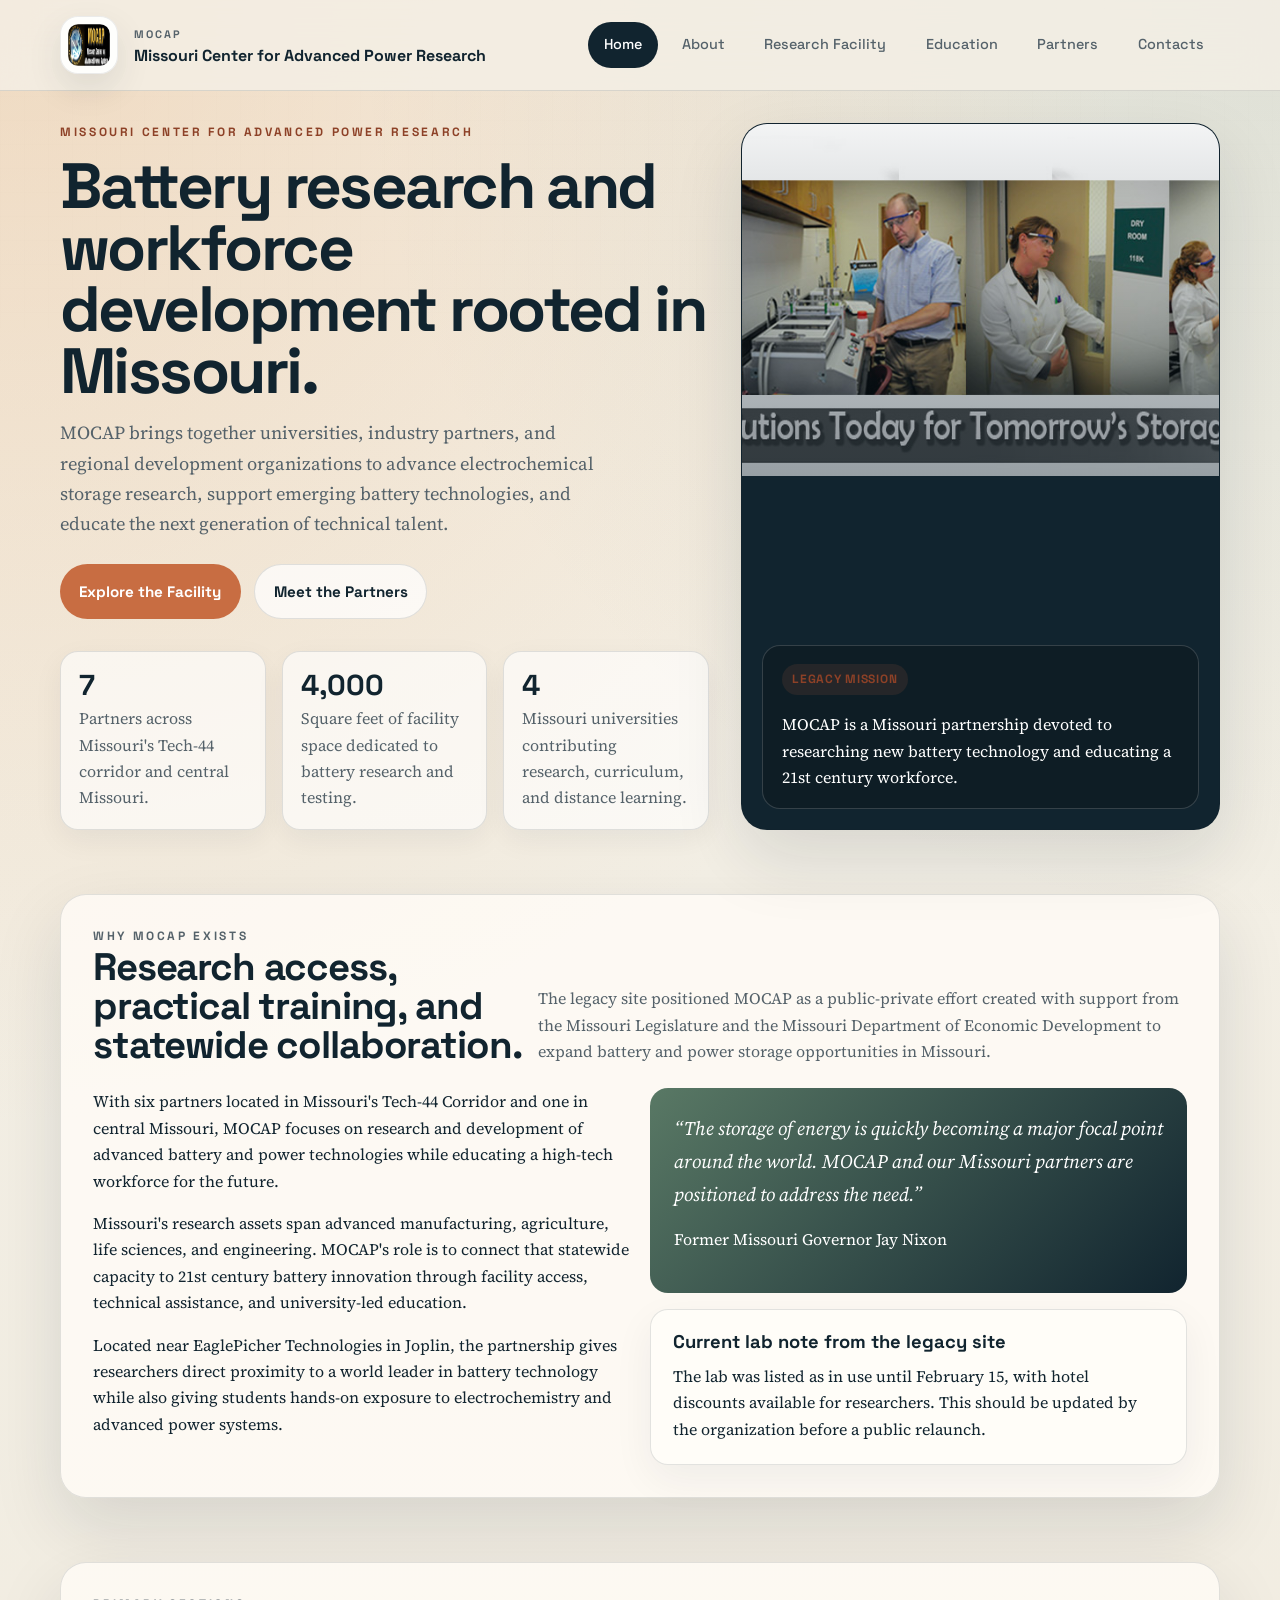
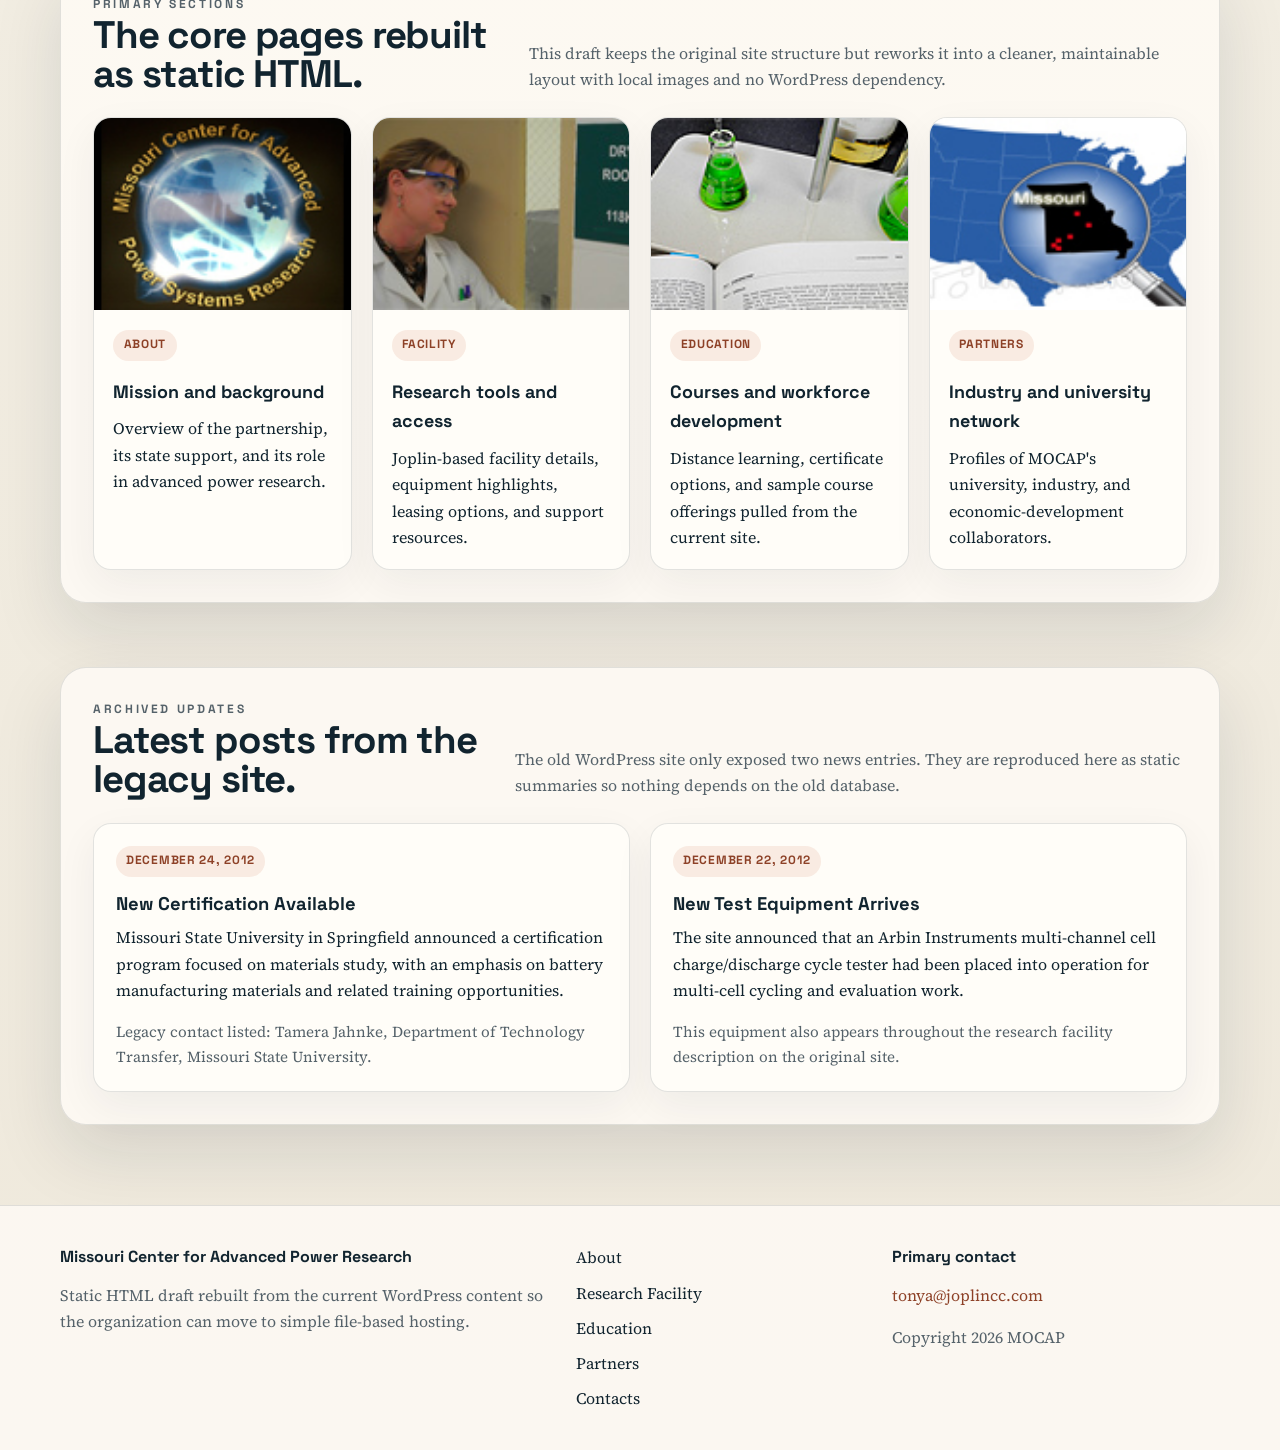
<file: archive/index.html>
<!doctype html>
<html lang="en">
<head>
  <meta charset="utf-8">
  <meta name="viewport" content="width=device-width, initial-scale=1">
  <title>Missouri Center for Advanced Power Research</title>
  <meta name="description" content="Static HTML draft of the Missouri Center for Advanced Power Research website.">
  <link rel="stylesheet" href="assets/css/main.css">
</head>
<body>
  <header class="site-header">
    <div class="container site-header-inner">
      <a class="brand" href="index.html">
        <img class="brand-mark" src="assets/img/mocap-globe.gif" alt="MOCAP globe logo">
        <span class="brand-copy">
          <span class="brand-kicker">MOCAP</span>
          <span class="brand-name">Missouri Center for Advanced Power Research</span>
        </span>
      </a>
      <button class="nav-toggle" type="button" aria-expanded="false" aria-label="Toggle navigation" data-nav-toggle>Menu</button>
      <nav class="site-nav" aria-label="Primary">
        <a href="index.html" aria-current="page">Home</a>
        <a href="about.html">About</a>
        <a href="research-facility.html">Research Facility</a>
        <a href="education.html">Education</a>
        <a href="partners.html">Partners</a>
        <a href="contacts.html">Contacts</a>
      </nav>
    </div>
  </header>

  <main>
    <div class="container">
      <section class="hero">
        <div>
          <p class="eyebrow">Missouri Center for Advanced Power Research</p>
          <h1 class="hero-title">Battery research and workforce development rooted in Missouri.</h1>
          <p class="lead">MOCAP brings together universities, industry partners, and regional development organizations to advance electrochemical storage research, support emerging battery technologies, and educate the next generation of technical talent.</p>
          <div class="button-row">
            <a class="button" href="research-facility.html">Explore the Facility</a>
            <a class="button secondary" href="partners.html">Meet the Partners</a>
          </div>
          <div class="stat-grid">
            <article class="stat">
              <strong>7</strong>
              <p>Partners across Missouri's Tech-44 corridor and central Missouri.</p>
            </article>
            <article class="stat">
              <strong>4,000</strong>
              <p>Square feet of facility space dedicated to battery research and testing.</p>
            </article>
            <article class="stat">
              <strong>4</strong>
              <p>Missouri universities contributing research, curriculum, and distance learning.</p>
            </article>
          </div>
        </div>
        <aside class="media-card">
          <img src="assets/img/collage.jpg" alt="Collage from the legacy MOCAP site">
          <div class="media-card-note">
            <p class="label">Legacy mission</p>
            <p>MOCAP is a Missouri partnership devoted to researching new battery technology and educating a 21st century workforce.</p>
          </div>
        </aside>
      </section>

      <section class="section-shell">
        <div class="section-head">
          <div>
            <p class="eyebrow">Why MOCAP exists</p>
            <h2>Research access, practical training, and statewide collaboration.</h2>
          </div>
          <p>The legacy site positioned MOCAP as a public-private effort created with support from the Missouri Legislature and the Missouri Department of Economic Development to expand battery and power storage opportunities in Missouri.</p>
        </div>
        <div class="grid-two">
          <div class="copy">
            <p>With six partners located in Missouri's Tech-44 Corridor and one in central Missouri, MOCAP focuses on research and development of advanced battery and power technologies while educating a high-tech workforce for the future.</p>
            <p>Missouri's research assets span advanced manufacturing, agriculture, life sciences, and engineering. MOCAP's role is to connect that statewide capacity to 21st century battery innovation through facility access, technical assistance, and university-led education.</p>
            <p>Located near EaglePicher Technologies in Joplin, the partnership gives researchers direct proximity to a world leader in battery technology while also giving students hands-on exposure to electrochemistry and advanced power systems.</p>
          </div>
          <div class="info-stack">
            <div class="callout">
              <p class="quote">“The storage of energy is quickly becoming a major focal point around the world. MOCAP and our Missouri partners are positioned to address the need.”</p>
              <p>Former Missouri Governor Jay Nixon</p>
            </div>
            <div class="info-card">
              <h3>Current lab note from the legacy site</h3>
              <p>The lab was listed as in use until February 15, with hotel discounts available for researchers. This should be updated by the organization before a public relaunch.</p>
            </div>
          </div>
        </div>
      </section>

      <section class="section-shell">
        <div class="section-head">
          <div>
            <p class="eyebrow">Primary sections</p>
            <h2>The core pages rebuilt as static HTML.</h2>
          </div>
          <p>This draft keeps the original site structure but reworks it into a cleaner, maintainable layout with local images and no WordPress dependency.</p>
        </div>
        <div class="grid-four">
          <a class="feature-card" href="about.html">
            <img src="assets/img/mocap-logo.jpg" alt="MOCAP logo graphic">
            <div class="feature-card-body">
              <p class="label">About</p>
              <h3>Mission and background</h3>
              <p>Overview of the partnership, its state support, and its role in advanced power research.</p>
            </div>
          </a>
          <a class="feature-card" href="research-facility.html">
            <img src="assets/img/dry-room.jpg" alt="Research facility dry room">
            <div class="feature-card-body">
              <p class="label">Facility</p>
              <h3>Research tools and access</h3>
              <p>Joplin-based facility details, equipment highlights, leasing options, and support resources.</p>
            </div>
          </a>
          <a class="feature-card" href="education.html">
            <img src="assets/img/education.jpg" alt="Education illustration from the legacy site">
            <div class="feature-card-body">
              <p class="label">Education</p>
              <h3>Courses and workforce development</h3>
              <p>Distance learning, certificate options, and sample course offerings pulled from the current site.</p>
            </div>
          </a>
          <a class="feature-card" href="partners.html">
            <img src="assets/img/missouri-map.jpg" alt="Missouri map from the legacy site">
            <div class="feature-card-body">
              <p class="label">Partners</p>
              <h3>Industry and university network</h3>
              <p>Profiles of MOCAP's university, industry, and economic-development collaborators.</p>
            </div>
          </a>
        </div>
      </section>

      <section class="section-shell">
        <div class="section-head">
          <div>
            <p class="eyebrow">Archived updates</p>
            <h2>Latest posts from the legacy site.</h2>
          </div>
          <p>The old WordPress site only exposed two news entries. They are reproduced here as static summaries so nothing depends on the old database.</p>
        </div>
        <div class="grid-two">
          <article class="news-card">
            <p class="pill">December 24, 2012</p>
            <h3>New Certification Available</h3>
            <p>Missouri State University in Springfield announced a certification program focused on materials study, with an emphasis on battery manufacturing materials and related training opportunities.</p>
            <p class="small-text">Legacy contact listed: Tamera Jahnke, Department of Technology Transfer, Missouri State University.</p>
          </article>
          <article class="news-card">
            <p class="pill">December 22, 2012</p>
            <h3>New Test Equipment Arrives</h3>
            <p>The site announced that an Arbin Instruments multi-channel cell charge/discharge cycle tester had been placed into operation for multi-cell cycling and evaluation work.</p>
            <p class="small-text">This equipment also appears throughout the research facility description on the original site.</p>
          </article>
        </div>
      </section>
    </div>
  </main>

  <footer class="site-footer">
    <div class="container site-footer-inner">
      <section>
        <h2>Missouri Center for Advanced Power Research</h2>
        <p>Static HTML draft rebuilt from the current WordPress content so the organization can move to simple file-based hosting.</p>
      </section>
      <nav class="footer-links" aria-label="Footer">
        <a href="about.html">About</a>
        <a href="research-facility.html">Research Facility</a>
        <a href="education.html">Education</a>
        <a href="partners.html">Partners</a>
        <a href="contacts.html">Contacts</a>
      </nav>
      <section>
        <h3>Primary contact</h3>
        <p><a class="text-link" href="mailto:tonya@joplincc.com">tonya@joplincc.com</a></p>
        <p>Copyright <span data-year></span> MOCAP</p>
      </section>
    </div>
  </footer>

  <script src="assets/js/main.js"></script>
</body>
</html>
</file>
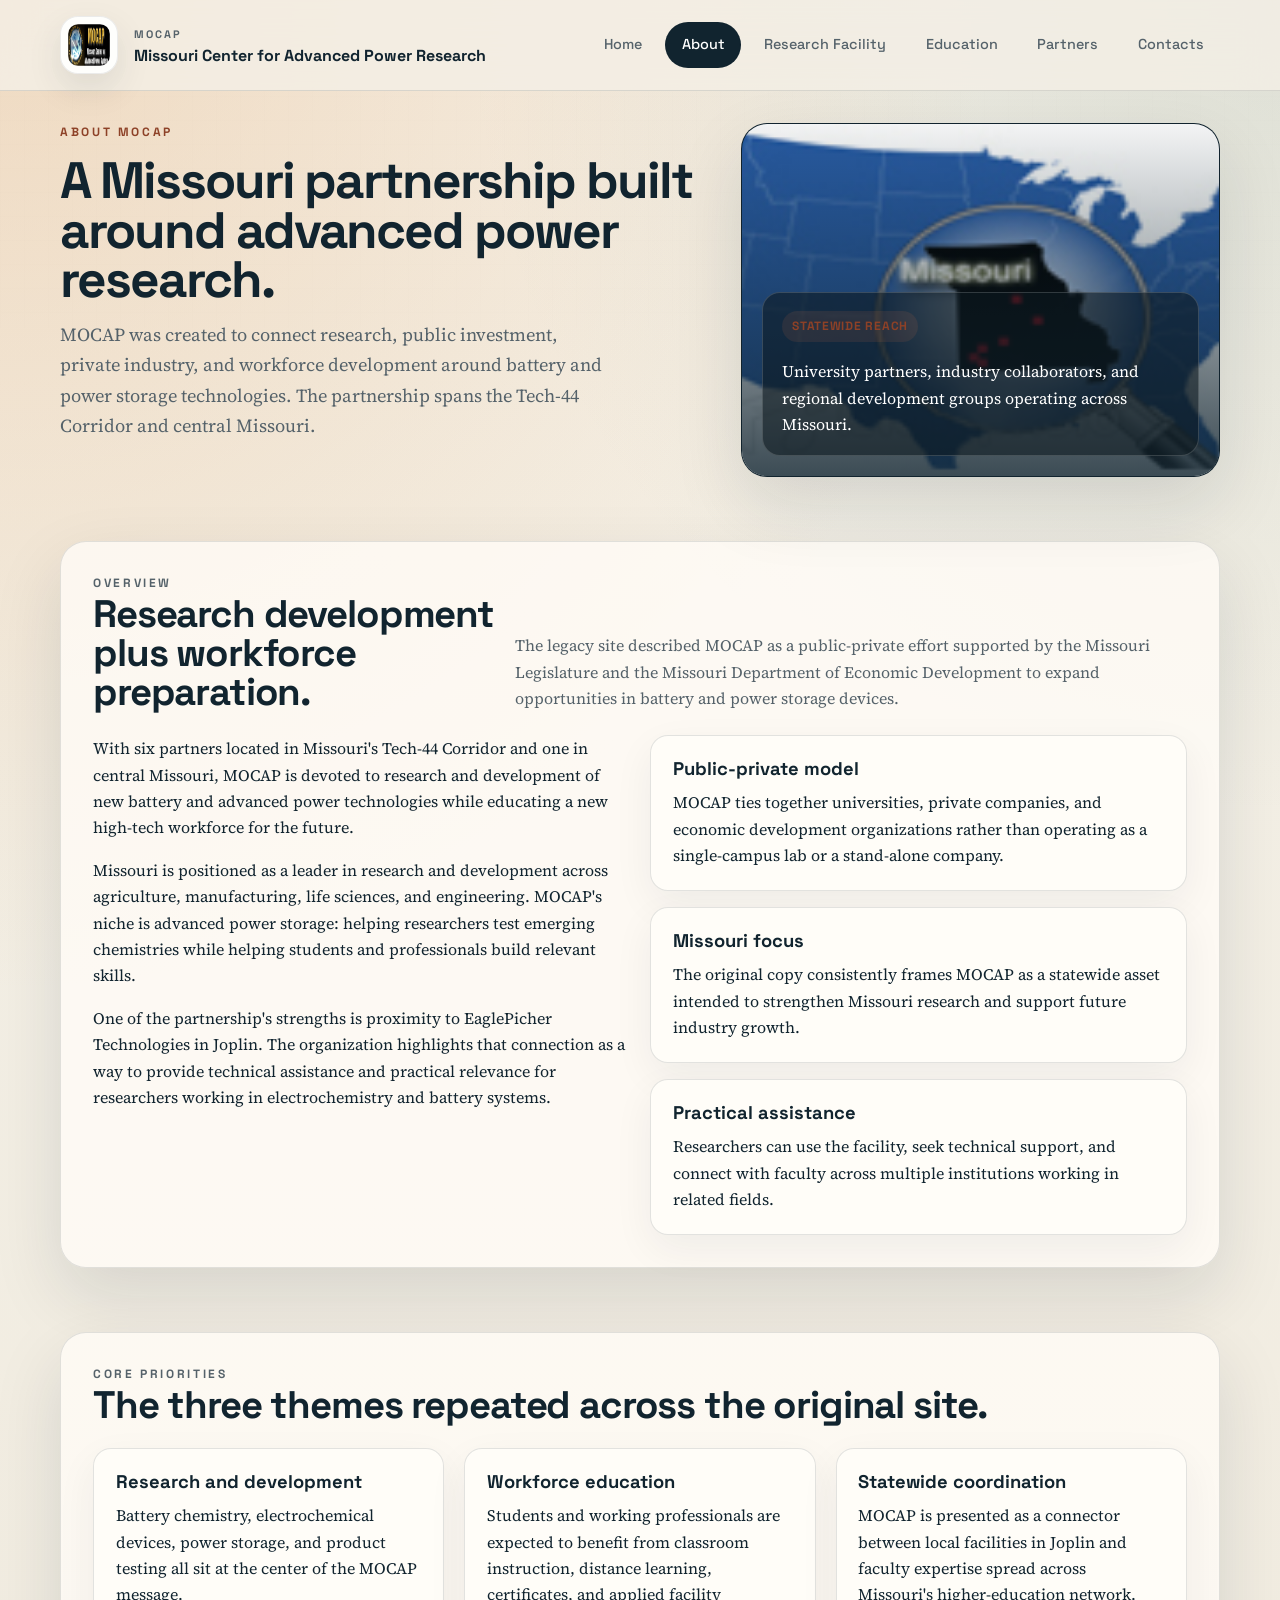
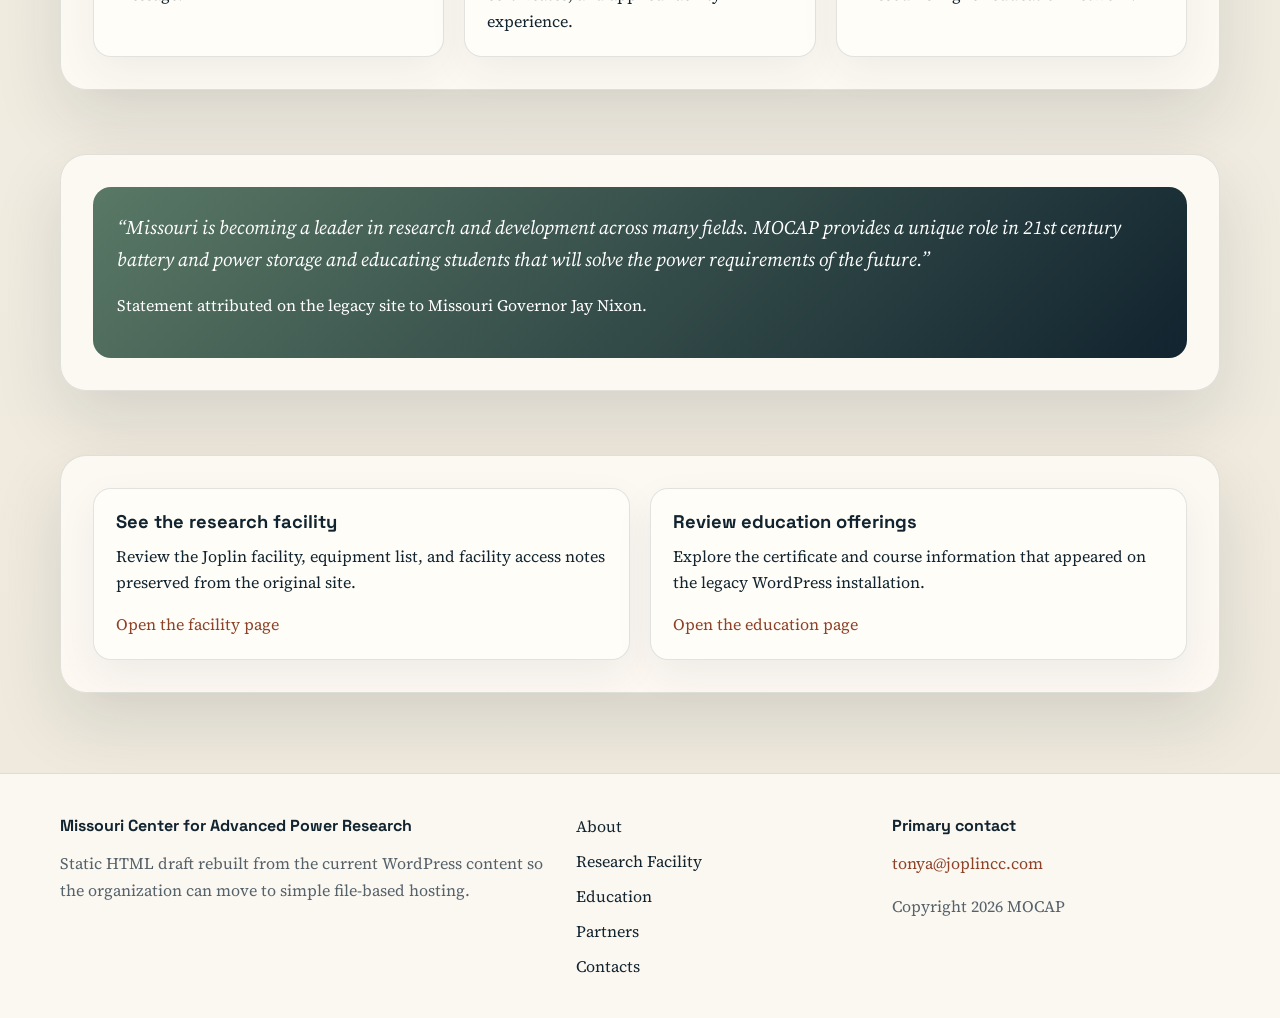
<file: archive/about.html>
<!doctype html>
<html lang="en">
<head>
  <meta charset="utf-8">
  <meta name="viewport" content="width=device-width, initial-scale=1">
  <title>About | Missouri Center for Advanced Power Research</title>
  <meta name="description" content="About the Missouri Center for Advanced Power Research.">
  <link rel="stylesheet" href="assets/css/main.css">
</head>
<body>
  <header class="site-header">
    <div class="container site-header-inner">
      <a class="brand" href="index.html">
        <img class="brand-mark" src="assets/img/mocap-globe.gif" alt="MOCAP globe logo">
        <span class="brand-copy">
          <span class="brand-kicker">MOCAP</span>
          <span class="brand-name">Missouri Center for Advanced Power Research</span>
        </span>
      </a>
      <button class="nav-toggle" type="button" aria-expanded="false" aria-label="Toggle navigation" data-nav-toggle>Menu</button>
      <nav class="site-nav" aria-label="Primary">
        <a href="index.html">Home</a>
        <a href="about.html" aria-current="page">About</a>
        <a href="research-facility.html">Research Facility</a>
        <a href="education.html">Education</a>
        <a href="partners.html">Partners</a>
        <a href="contacts.html">Contacts</a>
      </nav>
    </div>
  </header>

  <main>
    <div class="container">
      <section class="page-hero">
        <div>
          <p class="eyebrow">About MOCAP</p>
          <h1 class="page-title">A Missouri partnership built around advanced power research.</h1>
          <p class="lead">MOCAP was created to connect research, public investment, private industry, and workforce development around battery and power storage technologies. The partnership spans the Tech-44 Corridor and central Missouri.</p>
        </div>
        <aside class="media-card">
          <img src="assets/img/missouri-map.jpg" alt="Missouri map graphic from the legacy site">
          <div class="media-card-note">
            <p class="label">Statewide reach</p>
            <p>University partners, industry collaborators, and regional development groups operating across Missouri.</p>
          </div>
        </aside>
      </section>

      <section class="section-shell">
        <div class="section-head">
          <div>
            <p class="eyebrow">Overview</p>
            <h2>Research development plus workforce preparation.</h2>
          </div>
          <p>The legacy site described MOCAP as a public-private effort supported by the Missouri Legislature and the Missouri Department of Economic Development to expand opportunities in battery and power storage devices.</p>
        </div>
        <div class="grid-two">
          <div class="copy">
            <p>With six partners located in Missouri's Tech-44 Corridor and one in central Missouri, MOCAP is devoted to research and development of new battery and advanced power technologies while educating a new high-tech workforce for the future.</p>
            <p>Missouri is positioned as a leader in research and development across agriculture, manufacturing, life sciences, and engineering. MOCAP's niche is advanced power storage: helping researchers test emerging chemistries while helping students and professionals build relevant skills.</p>
            <p>One of the partnership's strengths is proximity to EaglePicher Technologies in Joplin. The organization highlights that connection as a way to provide technical assistance and practical relevance for researchers working in electrochemistry and battery systems.</p>
          </div>
          <div class="info-stack">
            <div class="info-card">
              <h3>Public-private model</h3>
              <p>MOCAP ties together universities, private companies, and economic development organizations rather than operating as a single-campus lab or a stand-alone company.</p>
            </div>
            <div class="info-card">
              <h3>Missouri focus</h3>
              <p>The original copy consistently frames MOCAP as a statewide asset intended to strengthen Missouri research and support future industry growth.</p>
            </div>
            <div class="info-card">
              <h3>Practical assistance</h3>
              <p>Researchers can use the facility, seek technical support, and connect with faculty across multiple institutions working in related fields.</p>
            </div>
          </div>
        </div>
      </section>

      <section class="section-shell">
        <div class="section-head">
          <div>
            <p class="eyebrow">Core priorities</p>
            <h2>The three themes repeated across the original site.</h2>
          </div>
        </div>
        <div class="grid-three">
          <article class="detail-card">
            <h3>Research and development</h3>
            <p>Battery chemistry, electrochemical devices, power storage, and product testing all sit at the center of the MOCAP message.</p>
          </article>
          <article class="detail-card">
            <h3>Workforce education</h3>
            <p>Students and working professionals are expected to benefit from classroom instruction, distance learning, certificates, and applied facility experience.</p>
          </article>
          <article class="detail-card">
            <h3>Statewide coordination</h3>
            <p>MOCAP is presented as a connector between local facilities in Joplin and faculty expertise spread across Missouri's higher-education network.</p>
          </article>
        </div>
      </section>

      <section class="section-shell">
        <div class="callout">
          <p class="quote">“Missouri is becoming a leader in research and development across many fields. MOCAP provides a unique role in 21st century battery and power storage and educating students that will solve the power requirements of the future.”</p>
          <p>Statement attributed on the legacy site to Missouri Governor Jay Nixon.</p>
        </div>
      </section>

      <section class="section-shell">
        <div class="grid-two">
          <div class="link-card">
            <h3>See the research facility</h3>
            <p>Review the Joplin facility, equipment list, and facility access notes preserved from the original site.</p>
            <p><a class="text-link" href="research-facility.html">Open the facility page</a></p>
          </div>
          <div class="link-card">
            <h3>Review education offerings</h3>
            <p>Explore the certificate and course information that appeared on the legacy WordPress installation.</p>
            <p><a class="text-link" href="education.html">Open the education page</a></p>
          </div>
        </div>
      </section>
    </div>
  </main>

  <footer class="site-footer">
    <div class="container site-footer-inner">
      <section>
        <h2>Missouri Center for Advanced Power Research</h2>
        <p>Static HTML draft rebuilt from the current WordPress content so the organization can move to simple file-based hosting.</p>
      </section>
      <nav class="footer-links" aria-label="Footer">
        <a href="about.html">About</a>
        <a href="research-facility.html">Research Facility</a>
        <a href="education.html">Education</a>
        <a href="partners.html">Partners</a>
        <a href="contacts.html">Contacts</a>
      </nav>
      <section>
        <h3>Primary contact</h3>
        <p><a class="text-link" href="mailto:tonya@joplincc.com">tonya@joplincc.com</a></p>
        <p>Copyright <span data-year></span> MOCAP</p>
      </section>
    </div>
  </footer>

  <script src="assets/js/main.js"></script>
</body>
</html>
</file>
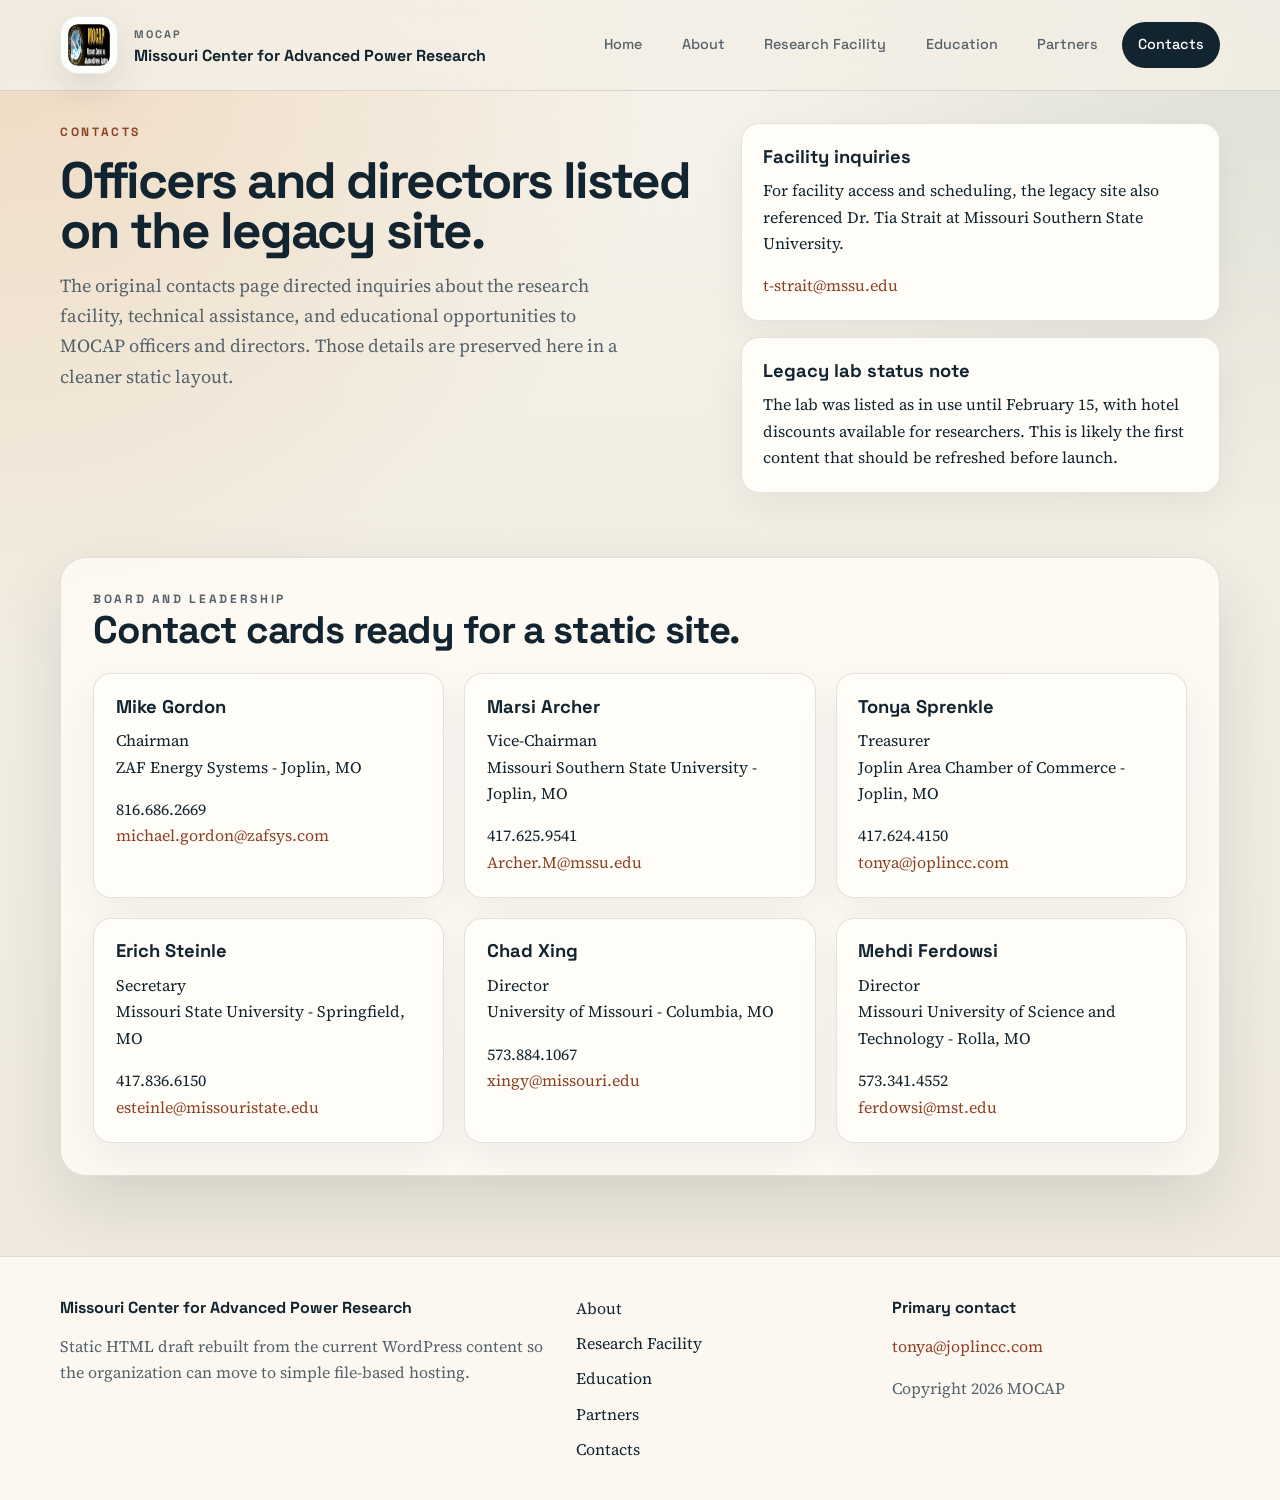
<file: archive/contacts.html>
<!doctype html>
<html lang="en">
<head>
  <meta charset="utf-8">
  <meta name="viewport" content="width=device-width, initial-scale=1">
  <title>Contacts | Missouri Center for Advanced Power Research</title>
  <meta name="description" content="Contact information for the Missouri Center for Advanced Power Research.">
  <link rel="stylesheet" href="assets/css/main.css">
</head>
<body>
  <header class="site-header">
    <div class="container site-header-inner">
      <a class="brand" href="index.html">
        <img class="brand-mark" src="assets/img/mocap-globe.gif" alt="MOCAP globe logo">
        <span class="brand-copy">
          <span class="brand-kicker">MOCAP</span>
          <span class="brand-name">Missouri Center for Advanced Power Research</span>
        </span>
      </a>
      <button class="nav-toggle" type="button" aria-expanded="false" aria-label="Toggle navigation" data-nav-toggle>Menu</button>
      <nav class="site-nav" aria-label="Primary">
        <a href="index.html">Home</a>
        <a href="about.html">About</a>
        <a href="research-facility.html">Research Facility</a>
        <a href="education.html">Education</a>
        <a href="partners.html">Partners</a>
        <a href="contacts.html" aria-current="page">Contacts</a>
      </nav>
    </div>
  </header>

  <main>
    <div class="container">
      <section class="page-hero">
        <div>
          <p class="eyebrow">Contacts</p>
          <h1 class="page-title">Officers and directors listed on the legacy site.</h1>
          <p class="lead">The original contacts page directed inquiries about the research facility, technical assistance, and educational opportunities to MOCAP officers and directors. Those details are preserved here in a cleaner static layout.</p>
        </div>
        <div class="info-stack">
          <div class="info-card">
            <h3>Facility inquiries</h3>
            <p>For facility access and scheduling, the legacy site also referenced Dr. Tia Strait at Missouri Southern State University.</p>
            <p><a class="text-link" href="mailto:t-strait@mssu.edu">t-strait@mssu.edu</a></p>
          </div>
          <div class="info-card">
            <h3>Legacy lab status note</h3>
            <p>The lab was listed as in use until February 15, with hotel discounts available for researchers. This is likely the first content that should be refreshed before launch.</p>
          </div>
        </div>
      </section>

      <section class="section-shell">
        <div class="section-head">
          <div>
            <p class="eyebrow">Board and leadership</p>
            <h2>Contact cards ready for a static site.</h2>
          </div>
        </div>
        <div class="grid-three">
          <article class="contact-card">
            <h3>Mike Gordon</h3>
            <p>Chairman<br>ZAF Energy Systems - Joplin, MO</p>
            <p>816.686.2669<br><a class="text-link" href="mailto:michael.gordon@zafsys.com">michael.gordon@zafsys.com</a></p>
          </article>
          <article class="contact-card">
            <h3>Marsi Archer</h3>
            <p>Vice-Chairman<br>Missouri Southern State University - Joplin, MO</p>
            <p>417.625.9541<br><a class="text-link" href="mailto:Archer.M@mssu.edu">Archer.M@mssu.edu</a></p>
          </article>
          <article class="contact-card">
            <h3>Tonya Sprenkle</h3>
            <p>Treasurer<br>Joplin Area Chamber of Commerce - Joplin, MO</p>
            <p>417.624.4150<br><a class="text-link" href="mailto:tonya@joplincc.com">tonya@joplincc.com</a></p>
          </article>
          <article class="contact-card">
            <h3>Erich Steinle</h3>
            <p>Secretary<br>Missouri State University - Springfield, MO</p>
            <p>417.836.6150<br><a class="text-link" href="mailto:esteinle@missouristate.edu">esteinle@missouristate.edu</a></p>
          </article>
          <article class="contact-card">
            <h3>Chad Xing</h3>
            <p>Director<br>University of Missouri - Columbia, MO</p>
            <p>573.884.1067<br><a class="text-link" href="mailto:xingy@missouri.edu">xingy@missouri.edu</a></p>
          </article>
          <article class="contact-card">
            <h3>Mehdi Ferdowsi</h3>
            <p>Director<br>Missouri University of Science and Technology - Rolla, MO</p>
            <p>573.341.4552<br><a class="text-link" href="mailto:ferdowsi@mst.edu">ferdowsi@mst.edu</a></p>
          </article>
        </div>
      </section>
    </div>
  </main>

  <footer class="site-footer">
    <div class="container site-footer-inner">
      <section>
        <h2>Missouri Center for Advanced Power Research</h2>
        <p>Static HTML draft rebuilt from the current WordPress content so the organization can move to simple file-based hosting.</p>
      </section>
      <nav class="footer-links" aria-label="Footer">
        <a href="about.html">About</a>
        <a href="research-facility.html">Research Facility</a>
        <a href="education.html">Education</a>
        <a href="partners.html">Partners</a>
        <a href="contacts.html">Contacts</a>
      </nav>
      <section>
        <h3>Primary contact</h3>
        <p><a class="text-link" href="mailto:tonya@joplincc.com">tonya@joplincc.com</a></p>
        <p>Copyright <span data-year></span> MOCAP</p>
      </section>
    </div>
  </footer>

  <script src="assets/js/main.js"></script>
</body>
</html>
</file>
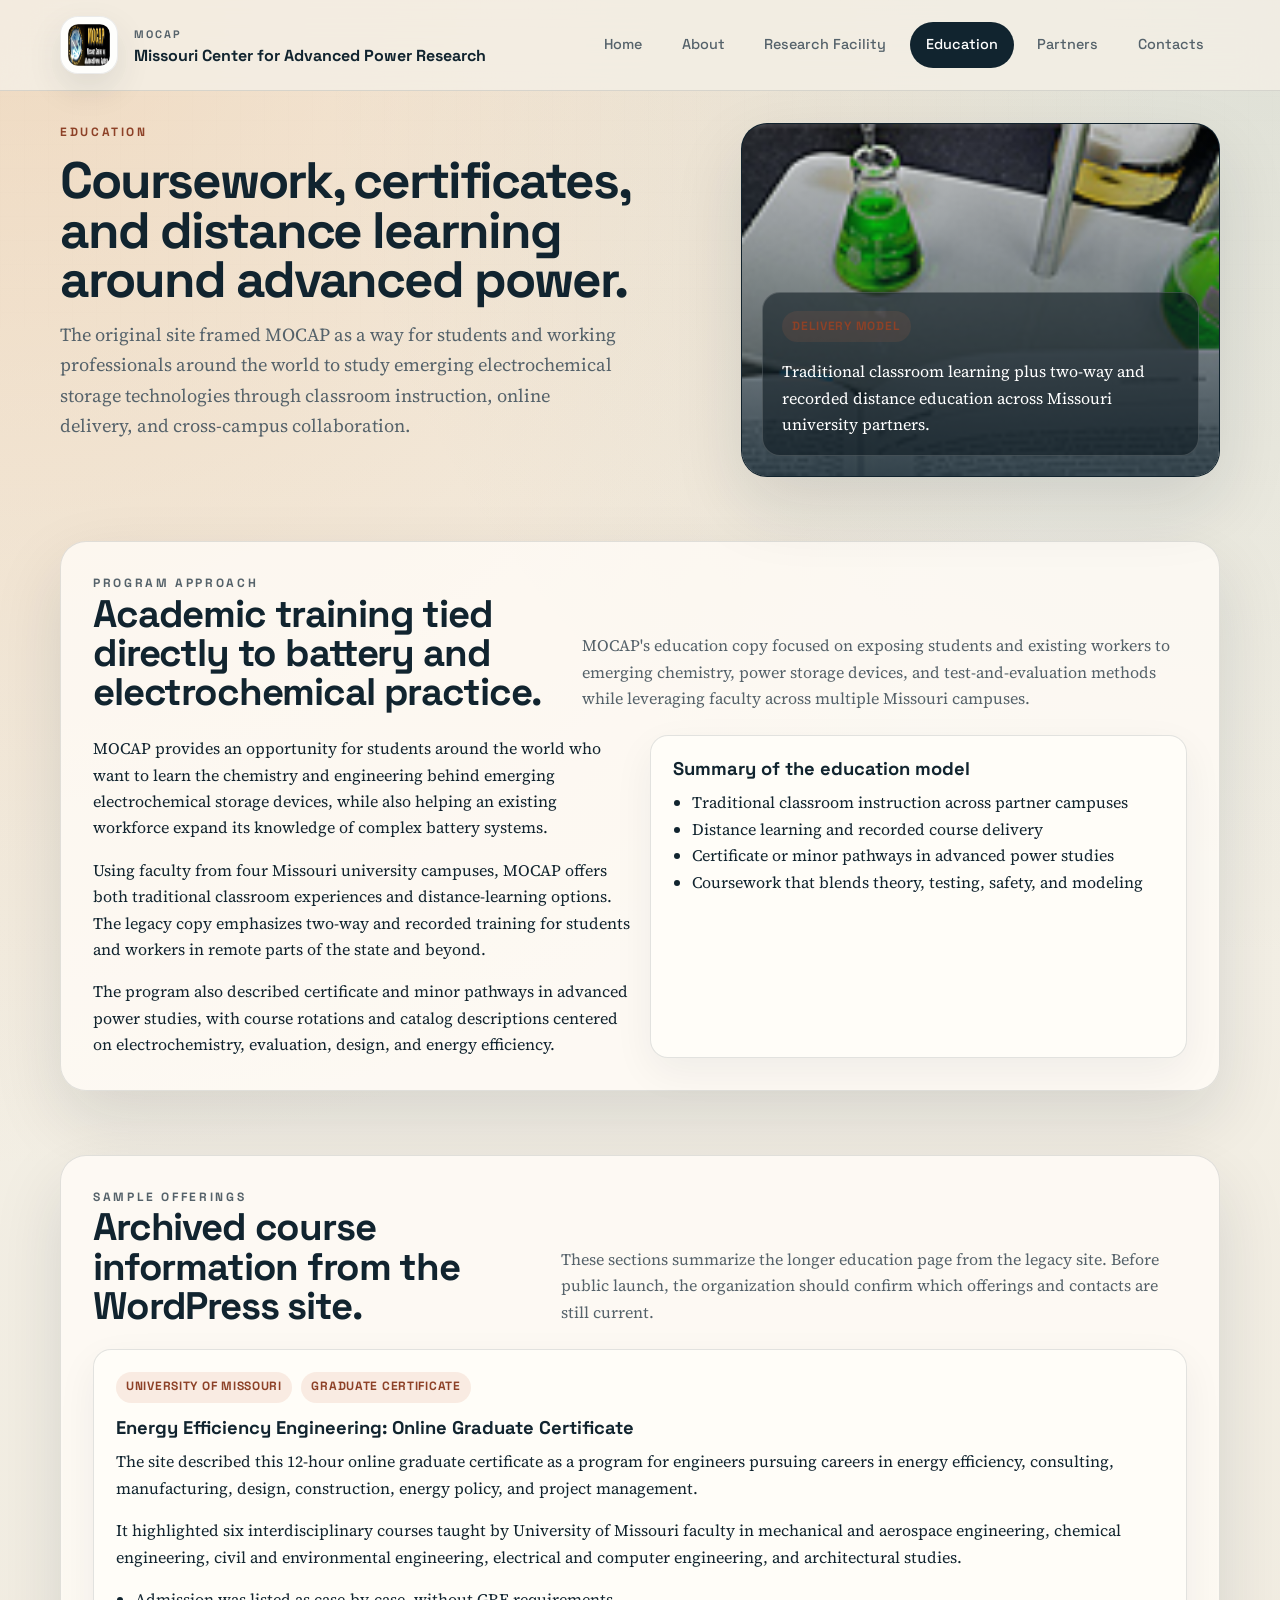
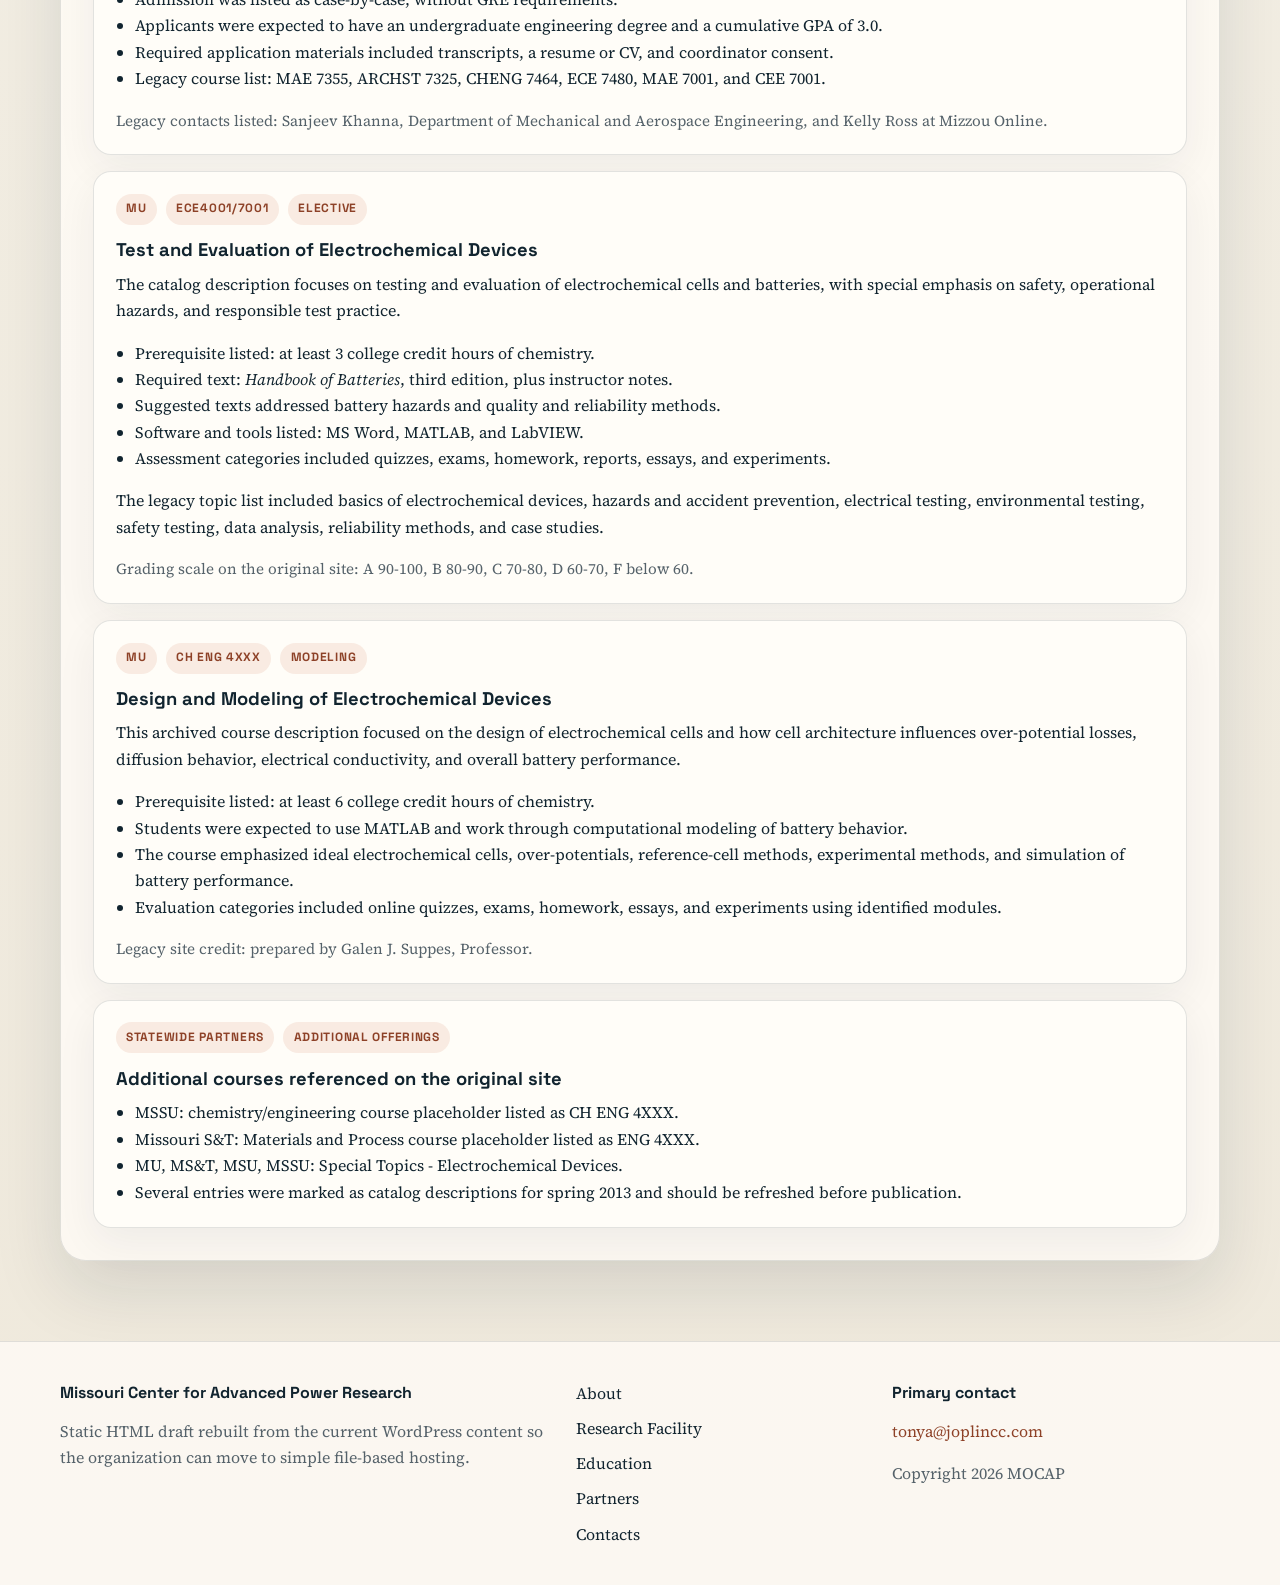
<file: archive/education.html>
<!doctype html>
<html lang="en">
<head>
  <meta charset="utf-8">
  <meta name="viewport" content="width=device-width, initial-scale=1">
  <title>Education | Missouri Center for Advanced Power Research</title>
  <meta name="description" content="Education and course offerings for the Missouri Center for Advanced Power Research.">
  <link rel="stylesheet" href="assets/css/main.css">
</head>
<body>
  <header class="site-header">
    <div class="container site-header-inner">
      <a class="brand" href="index.html">
        <img class="brand-mark" src="assets/img/mocap-globe.gif" alt="MOCAP globe logo">
        <span class="brand-copy">
          <span class="brand-kicker">MOCAP</span>
          <span class="brand-name">Missouri Center for Advanced Power Research</span>
        </span>
      </a>
      <button class="nav-toggle" type="button" aria-expanded="false" aria-label="Toggle navigation" data-nav-toggle>Menu</button>
      <nav class="site-nav" aria-label="Primary">
        <a href="index.html">Home</a>
        <a href="about.html">About</a>
        <a href="research-facility.html">Research Facility</a>
        <a href="education.html" aria-current="page">Education</a>
        <a href="partners.html">Partners</a>
        <a href="contacts.html">Contacts</a>
      </nav>
    </div>
  </header>

  <main>
    <div class="container">
      <section class="page-hero">
        <div>
          <p class="eyebrow">Education</p>
          <h1 class="page-title">Coursework, certificates, and distance learning around advanced power.</h1>
          <p class="lead">The original site framed MOCAP as a way for students and working professionals around the world to study emerging electrochemical storage technologies through classroom instruction, online delivery, and cross-campus collaboration.</p>
        </div>
        <aside class="media-card">
          <img src="assets/img/education.jpg" alt="Education artwork from the original MOCAP site">
          <div class="media-card-note">
            <p class="label">Delivery model</p>
            <p>Traditional classroom learning plus two-way and recorded distance education across Missouri university partners.</p>
          </div>
        </aside>
      </section>

      <section class="section-shell">
        <div class="section-head">
          <div>
            <p class="eyebrow">Program approach</p>
            <h2>Academic training tied directly to battery and electrochemical practice.</h2>
          </div>
          <p>MOCAP's education copy focused on exposing students and existing workers to emerging chemistry, power storage devices, and test-and-evaluation methods while leveraging faculty across multiple Missouri campuses.</p>
        </div>
        <div class="grid-two">
          <div class="copy">
            <p>MOCAP provides an opportunity for students around the world who want to learn the chemistry and engineering behind emerging electrochemical storage devices, while also helping an existing workforce expand its knowledge of complex battery systems.</p>
            <p>Using faculty from four Missouri university campuses, MOCAP offers both traditional classroom experiences and distance-learning options. The legacy copy emphasizes two-way and recorded training for students and workers in remote parts of the state and beyond.</p>
            <p>The program also described certificate and minor pathways in advanced power studies, with course rotations and catalog descriptions centered on electrochemistry, evaluation, design, and energy efficiency.</p>
          </div>
          <div class="info-card">
            <h3>Summary of the education model</h3>
            <ul class="detail-list">
              <li>Traditional classroom instruction across partner campuses</li>
              <li>Distance learning and recorded course delivery</li>
              <li>Certificate or minor pathways in advanced power studies</li>
              <li>Coursework that blends theory, testing, safety, and modeling</li>
            </ul>
          </div>
        </div>
      </section>

      <section class="section-shell">
        <div class="section-head">
          <div>
            <p class="eyebrow">Sample offerings</p>
            <h2>Archived course information from the WordPress site.</h2>
          </div>
          <p>These sections summarize the longer education page from the legacy site. Before public launch, the organization should confirm which offerings and contacts are still current.</p>
        </div>

        <article class="course-block">
          <div class="course-meta">
            <span class="pill">University of Missouri</span>
            <span class="pill">Graduate certificate</span>
          </div>
          <h3>Energy Efficiency Engineering: Online Graduate Certificate</h3>
          <p>The site described this 12-hour online graduate certificate as a program for engineers pursuing careers in energy efficiency, consulting, manufacturing, design, construction, energy policy, and project management.</p>
          <p>It highlighted six interdisciplinary courses taught by University of Missouri faculty in mechanical and aerospace engineering, chemical engineering, civil and environmental engineering, electrical and computer engineering, and architectural studies.</p>
          <ul class="detail-list">
            <li>Admission was listed as case-by-case, without GRE requirements.</li>
            <li>Applicants were expected to have an undergraduate engineering degree and a cumulative GPA of 3.0.</li>
            <li>Required application materials included transcripts, a resume or CV, and coordinator consent.</li>
            <li>Legacy course list: MAE 7355, ARCHST 7325, CHENG 7464, ECE 7480, MAE 7001, and CEE 7001.</li>
          </ul>
          <p class="small-text">Legacy contacts listed: Sanjeev Khanna, Department of Mechanical and Aerospace Engineering, and Kelly Ross at Mizzou Online.</p>
        </article>

        <article class="course-block">
          <div class="course-meta">
            <span class="pill">MU</span>
            <span class="pill">ECE4001/7001</span>
            <span class="pill">Elective</span>
          </div>
          <h3>Test and Evaluation of Electrochemical Devices</h3>
          <p>The catalog description focuses on testing and evaluation of electrochemical cells and batteries, with special emphasis on safety, operational hazards, and responsible test practice.</p>
          <ul class="detail-list">
            <li>Prerequisite listed: at least 3 college credit hours of chemistry.</li>
            <li>Required text: <em>Handbook of Batteries</em>, third edition, plus instructor notes.</li>
            <li>Suggested texts addressed battery hazards and quality and reliability methods.</li>
            <li>Software and tools listed: MS Word, MATLAB, and LabVIEW.</li>
            <li>Assessment categories included quizzes, exams, homework, reports, essays, and experiments.</li>
          </ul>
          <p>The legacy topic list included basics of electrochemical devices, hazards and accident prevention, electrical testing, environmental testing, safety testing, data analysis, reliability methods, and case studies.</p>
          <p class="small-text">Grading scale on the original site: A 90-100, B 80-90, C 70-80, D 60-70, F below 60.</p>
        </article>

        <article class="course-block">
          <div class="course-meta">
            <span class="pill">MU</span>
            <span class="pill">CH ENG 4XXX</span>
            <span class="pill">Modeling</span>
          </div>
          <h3>Design and Modeling of Electrochemical Devices</h3>
          <p>This archived course description focused on the design of electrochemical cells and how cell architecture influences over-potential losses, diffusion behavior, electrical conductivity, and overall battery performance.</p>
          <ul class="detail-list">
            <li>Prerequisite listed: at least 6 college credit hours of chemistry.</li>
            <li>Students were expected to use MATLAB and work through computational modeling of battery behavior.</li>
            <li>The course emphasized ideal electrochemical cells, over-potentials, reference-cell methods, experimental methods, and simulation of battery performance.</li>
            <li>Evaluation categories included online quizzes, exams, homework, essays, and experiments using identified modules.</li>
          </ul>
          <p class="small-text">Legacy site credit: prepared by Galen J. Suppes, Professor.</p>
        </article>

        <article class="course-block">
          <div class="course-meta">
            <span class="pill">Statewide partners</span>
            <span class="pill">Additional offerings</span>
          </div>
          <h3>Additional courses referenced on the original site</h3>
          <ul class="detail-list">
            <li>MSSU: chemistry/engineering course placeholder listed as CH ENG 4XXX.</li>
            <li>Missouri S&amp;T: Materials and Process course placeholder listed as ENG 4XXX.</li>
            <li>MU, MS&amp;T, MSU, MSSU: Special Topics - Electrochemical Devices.</li>
            <li>Several entries were marked as catalog descriptions for spring 2013 and should be refreshed before publication.</li>
          </ul>
        </article>
      </section>
    </div>
  </main>

  <footer class="site-footer">
    <div class="container site-footer-inner">
      <section>
        <h2>Missouri Center for Advanced Power Research</h2>
        <p>Static HTML draft rebuilt from the current WordPress content so the organization can move to simple file-based hosting.</p>
      </section>
      <nav class="footer-links" aria-label="Footer">
        <a href="about.html">About</a>
        <a href="research-facility.html">Research Facility</a>
        <a href="education.html">Education</a>
        <a href="partners.html">Partners</a>
        <a href="contacts.html">Contacts</a>
      </nav>
      <section>
        <h3>Primary contact</h3>
        <p><a class="text-link" href="mailto:tonya@joplincc.com">tonya@joplincc.com</a></p>
        <p>Copyright <span data-year></span> MOCAP</p>
      </section>
    </div>
  </footer>

  <script src="assets/js/main.js"></script>
</body>
</html>
</file>
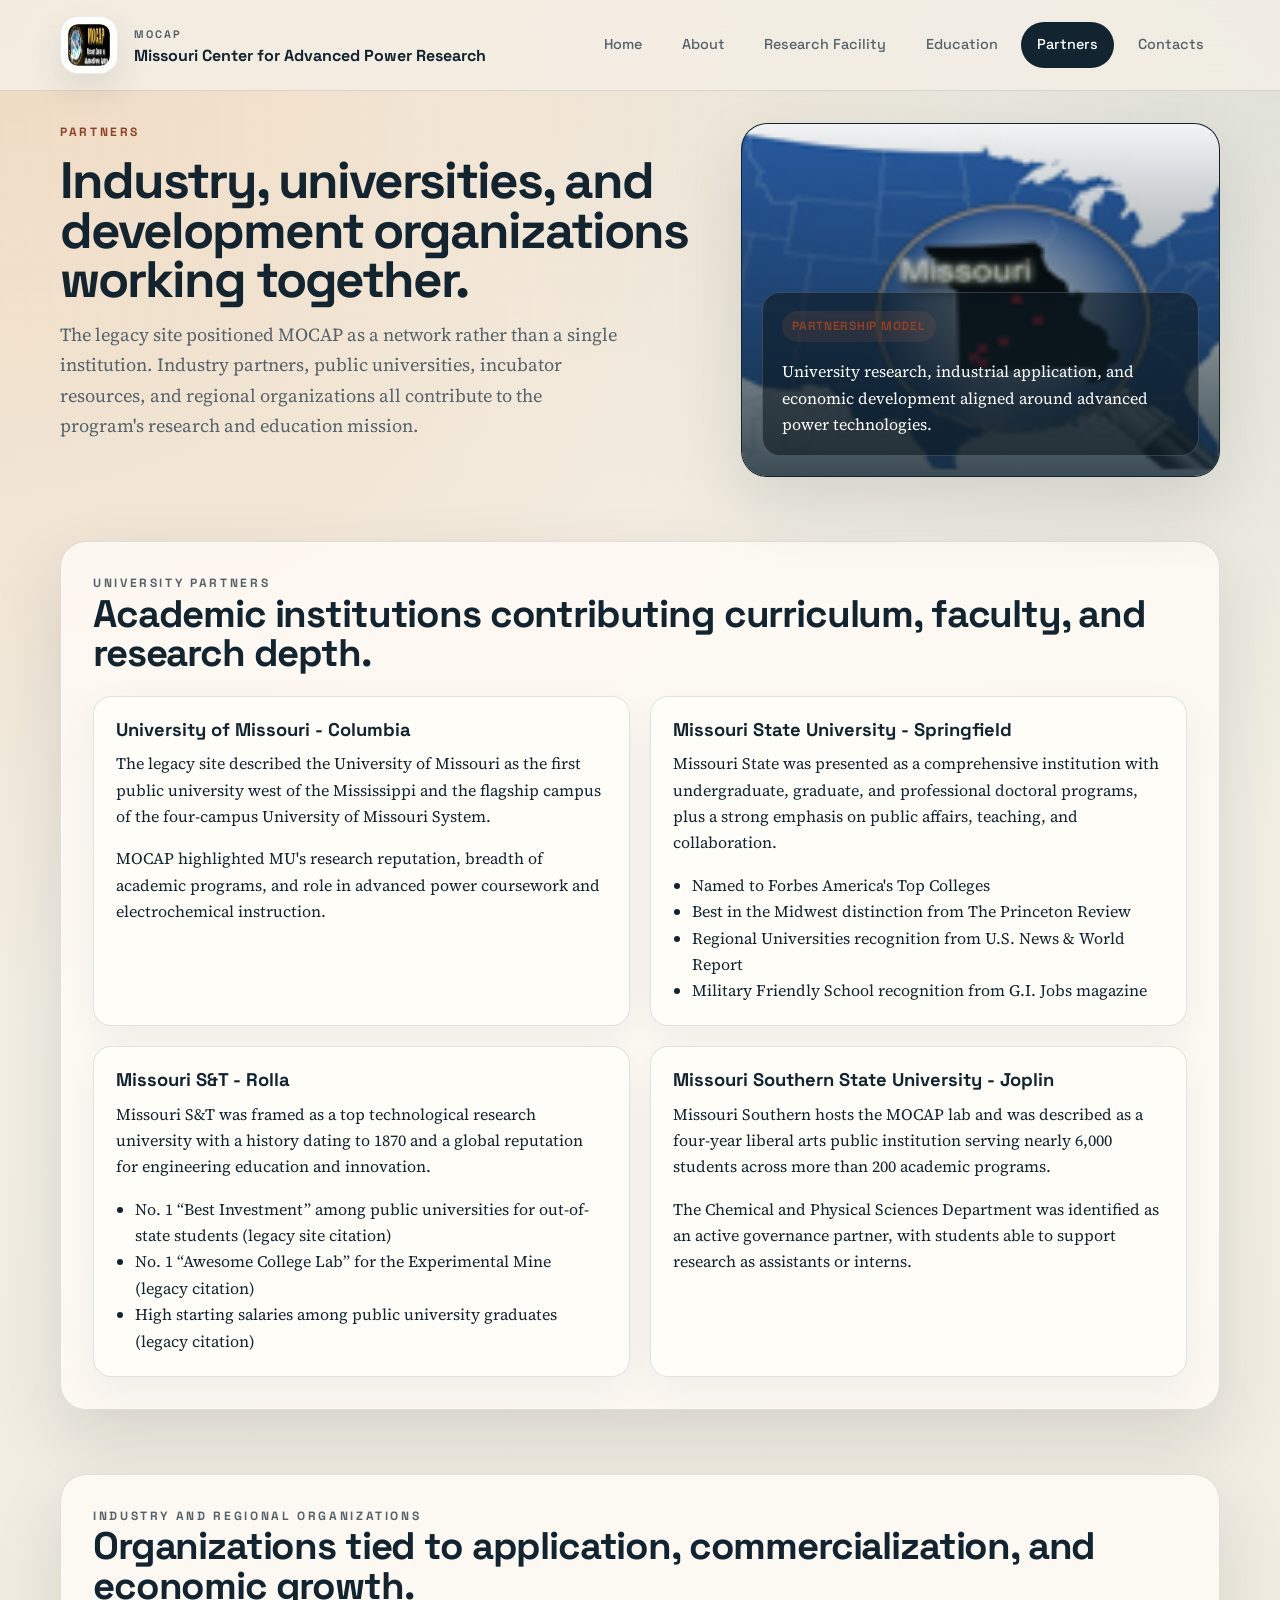
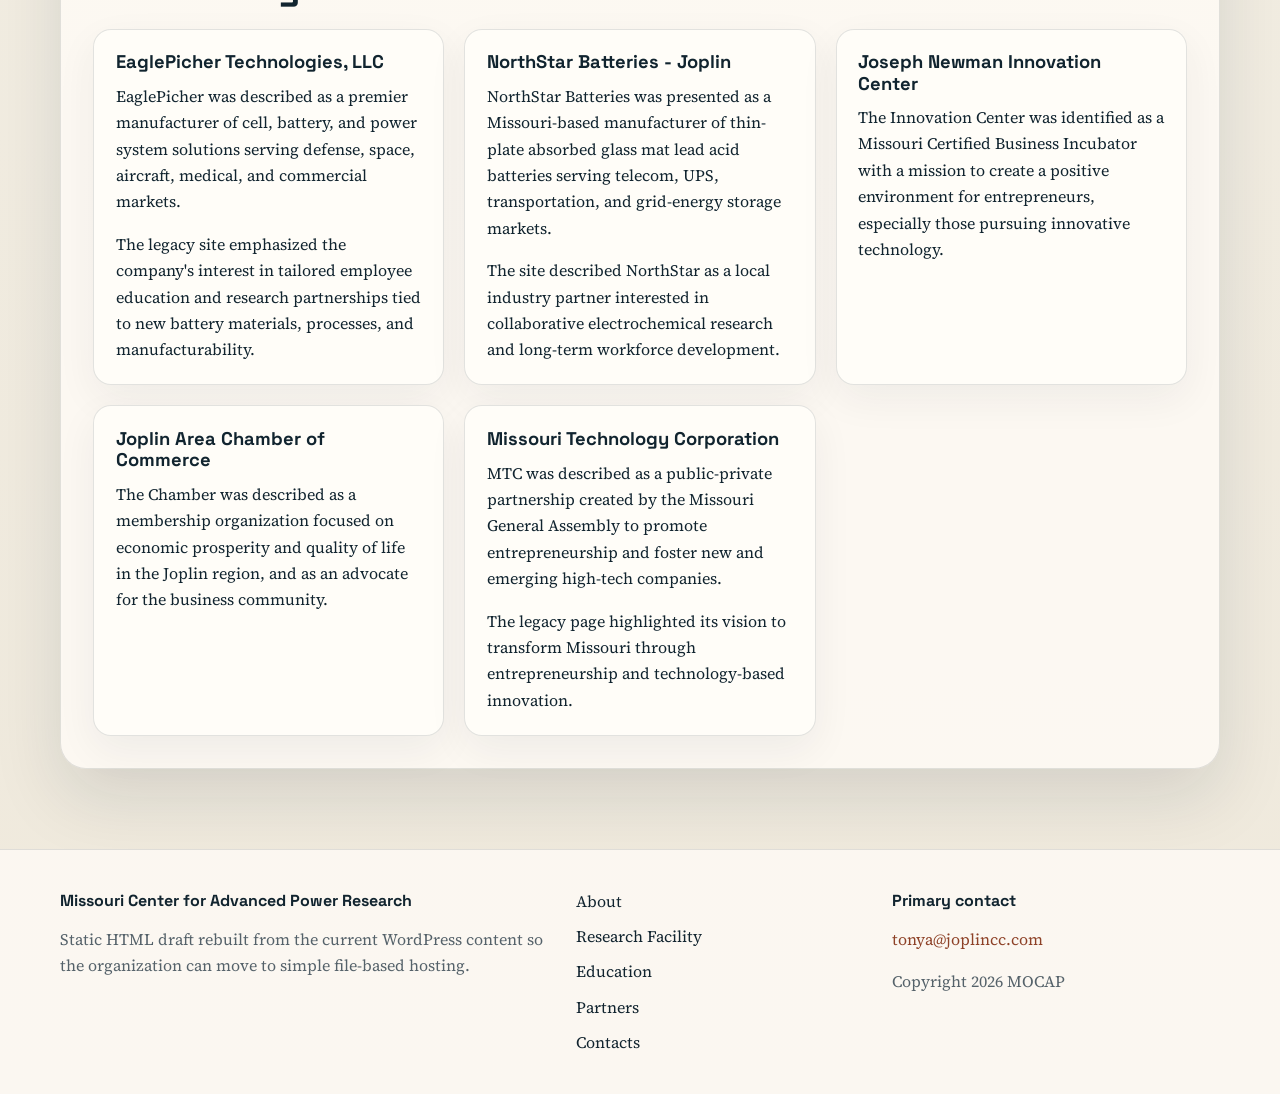
<file: archive/partners.html>
<!doctype html>
<html lang="en">
<head>
  <meta charset="utf-8">
  <meta name="viewport" content="width=device-width, initial-scale=1">
  <title>Partners | Missouri Center for Advanced Power Research</title>
  <meta name="description" content="Partners of the Missouri Center for Advanced Power Research.">
  <link rel="stylesheet" href="assets/css/main.css">
</head>
<body>
  <header class="site-header">
    <div class="container site-header-inner">
      <a class="brand" href="index.html">
        <img class="brand-mark" src="assets/img/mocap-globe.gif" alt="MOCAP globe logo">
        <span class="brand-copy">
          <span class="brand-kicker">MOCAP</span>
          <span class="brand-name">Missouri Center for Advanced Power Research</span>
        </span>
      </a>
      <button class="nav-toggle" type="button" aria-expanded="false" aria-label="Toggle navigation" data-nav-toggle>Menu</button>
      <nav class="site-nav" aria-label="Primary">
        <a href="index.html">Home</a>
        <a href="about.html">About</a>
        <a href="research-facility.html">Research Facility</a>
        <a href="education.html">Education</a>
        <a href="partners.html" aria-current="page">Partners</a>
        <a href="contacts.html">Contacts</a>
      </nav>
    </div>
  </header>

  <main>
    <div class="container">
      <section class="page-hero">
        <div>
          <p class="eyebrow">Partners</p>
          <h1 class="page-title">Industry, universities, and development organizations working together.</h1>
          <p class="lead">The legacy site positioned MOCAP as a network rather than a single institution. Industry partners, public universities, incubator resources, and regional organizations all contribute to the program's research and education mission.</p>
        </div>
        <aside class="media-card">
          <img src="assets/img/missouri-map.jpg" alt="Missouri map graphic from the legacy site">
          <div class="media-card-note">
            <p class="label">Partnership model</p>
            <p>University research, industrial application, and economic development aligned around advanced power technologies.</p>
          </div>
        </aside>
      </section>

      <section class="section-shell">
        <div class="section-head">
          <div>
            <p class="eyebrow">University partners</p>
            <h2>Academic institutions contributing curriculum, faculty, and research depth.</h2>
          </div>
        </div>
        <div class="grid-two">
          <article class="partner-card">
            <h3>University of Missouri - Columbia</h3>
            <p>The legacy site described the University of Missouri as the first public university west of the Mississippi and the flagship campus of the four-campus University of Missouri System.</p>
            <p>MOCAP highlighted MU's research reputation, breadth of academic programs, and role in advanced power coursework and electrochemical instruction.</p>
          </article>
          <article class="partner-card">
            <h3>Missouri State University - Springfield</h3>
            <p>Missouri State was presented as a comprehensive institution with undergraduate, graduate, and professional doctoral programs, plus a strong emphasis on public affairs, teaching, and collaboration.</p>
            <ul class="detail-list">
              <li>Named to Forbes America's Top Colleges</li>
              <li>Best in the Midwest distinction from The Princeton Review</li>
              <li>Regional Universities recognition from U.S. News &amp; World Report</li>
              <li>Military Friendly School recognition from G.I. Jobs magazine</li>
            </ul>
          </article>
          <article class="partner-card">
            <h3>Missouri S&amp;T - Rolla</h3>
            <p>Missouri S&amp;T was framed as a top technological research university with a history dating to 1870 and a global reputation for engineering education and innovation.</p>
            <ul class="detail-list">
              <li>No. 1 “Best Investment” among public universities for out-of-state students (legacy site citation)</li>
              <li>No. 1 “Awesome College Lab” for the Experimental Mine (legacy citation)</li>
              <li>High starting salaries among public university graduates (legacy citation)</li>
            </ul>
          </article>
          <article class="partner-card">
            <h3>Missouri Southern State University - Joplin</h3>
            <p>Missouri Southern hosts the MOCAP lab and was described as a four-year liberal arts public institution serving nearly 6,000 students across more than 200 academic programs.</p>
            <p>The Chemical and Physical Sciences Department was identified as an active governance partner, with students able to support research as assistants or interns.</p>
          </article>
        </div>
      </section>

      <section class="section-shell">
        <div class="section-head">
          <div>
            <p class="eyebrow">Industry and regional organizations</p>
            <h2>Organizations tied to application, commercialization, and economic growth.</h2>
          </div>
        </div>
        <div class="grid-three">
          <article class="partner-card">
            <h3>EaglePicher Technologies, LLC</h3>
            <p>EaglePicher was described as a premier manufacturer of cell, battery, and power system solutions serving defense, space, aircraft, medical, and commercial markets.</p>
            <p>The legacy site emphasized the company's interest in tailored employee education and research partnerships tied to new battery materials, processes, and manufacturability.</p>
          </article>
          <article class="partner-card">
            <h3>NorthStar Batteries - Joplin</h3>
            <p>NorthStar Batteries was presented as a Missouri-based manufacturer of thin-plate absorbed glass mat lead acid batteries serving telecom, UPS, transportation, and grid-energy storage markets.</p>
            <p>The site described NorthStar as a local industry partner interested in collaborative electrochemical research and long-term workforce development.</p>
          </article>
          <article class="partner-card">
            <h3>Joseph Newman Innovation Center</h3>
            <p>The Innovation Center was identified as a Missouri Certified Business Incubator with a mission to create a positive environment for entrepreneurs, especially those pursuing innovative technology.</p>
          </article>
          <article class="partner-card">
            <h3>Joplin Area Chamber of Commerce</h3>
            <p>The Chamber was described as a membership organization focused on economic prosperity and quality of life in the Joplin region, and as an advocate for the business community.</p>
          </article>
          <article class="partner-card">
            <h3>Missouri Technology Corporation</h3>
            <p>MTC was described as a public-private partnership created by the Missouri General Assembly to promote entrepreneurship and foster new and emerging high-tech companies.</p>
            <p>The legacy page highlighted its vision to transform Missouri through entrepreneurship and technology-based innovation.</p>
          </article>
        </div>
      </section>
    </div>
  </main>

  <footer class="site-footer">
    <div class="container site-footer-inner">
      <section>
        <h2>Missouri Center for Advanced Power Research</h2>
        <p>Static HTML draft rebuilt from the current WordPress content so the organization can move to simple file-based hosting.</p>
      </section>
      <nav class="footer-links" aria-label="Footer">
        <a href="about.html">About</a>
        <a href="research-facility.html">Research Facility</a>
        <a href="education.html">Education</a>
        <a href="partners.html">Partners</a>
        <a href="contacts.html">Contacts</a>
      </nav>
      <section>
        <h3>Primary contact</h3>
        <p><a class="text-link" href="mailto:tonya@joplincc.com">tonya@joplincc.com</a></p>
        <p>Copyright <span data-year></span> MOCAP</p>
      </section>
    </div>
  </footer>

  <script src="assets/js/main.js"></script>
</body>
</html>
</file>
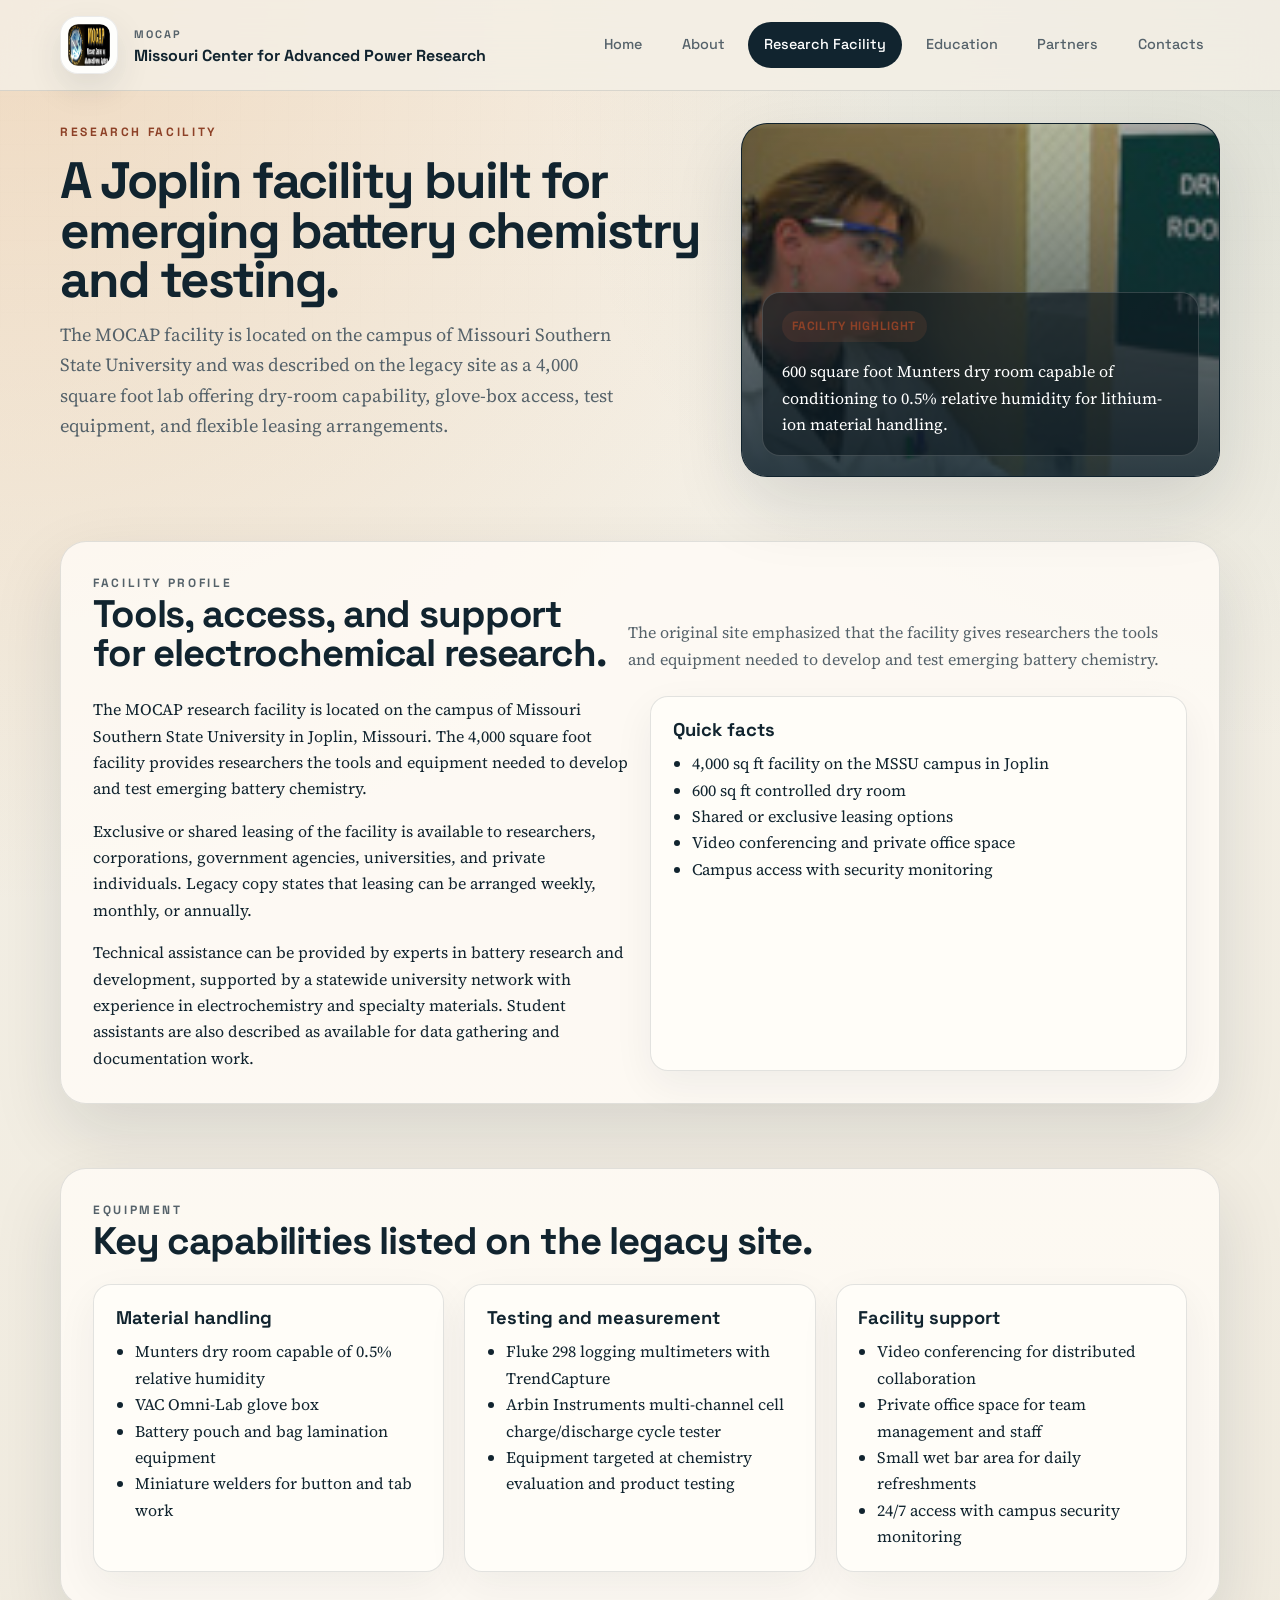
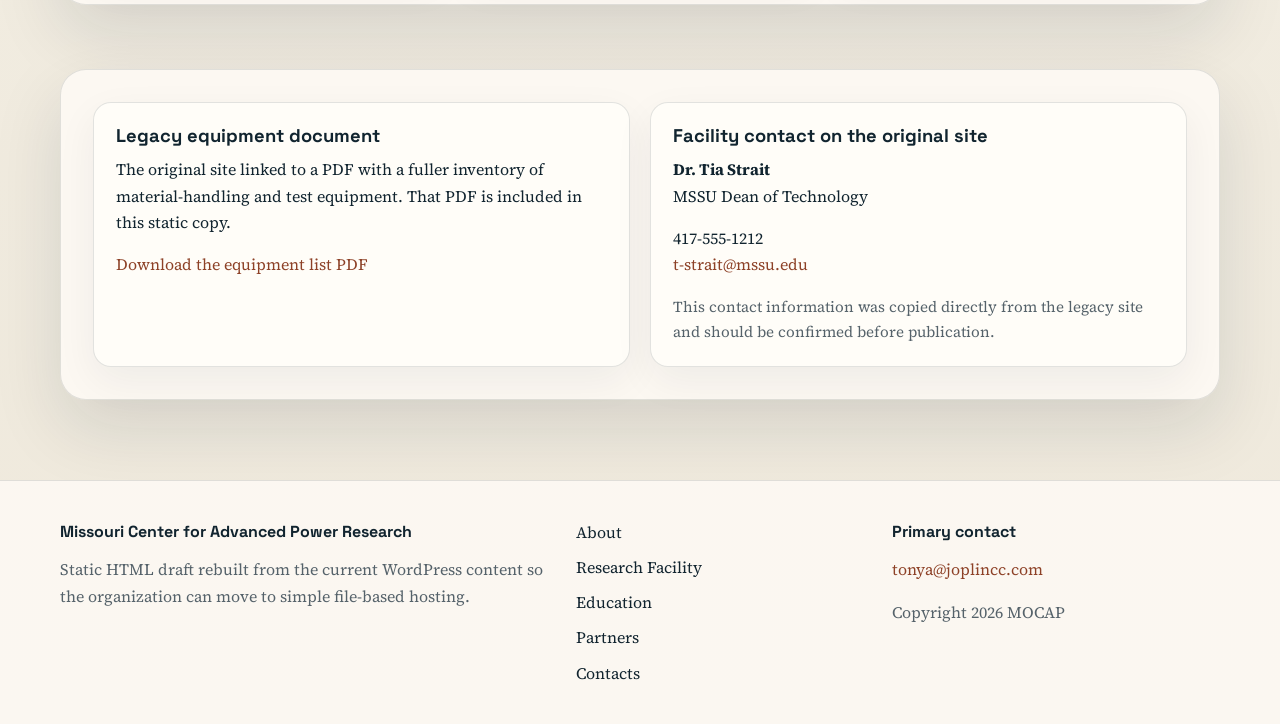
<file: archive/research-facility.html>
<!doctype html>
<html lang="en">
<head>
  <meta charset="utf-8">
  <meta name="viewport" content="width=device-width, initial-scale=1">
  <title>Research Facility | Missouri Center for Advanced Power Research</title>
  <meta name="description" content="Research facility details for the Missouri Center for Advanced Power Research.">
  <link rel="stylesheet" href="assets/css/main.css">
</head>
<body>
  <header class="site-header">
    <div class="container site-header-inner">
      <a class="brand" href="index.html">
        <img class="brand-mark" src="assets/img/mocap-globe.gif" alt="MOCAP globe logo">
        <span class="brand-copy">
          <span class="brand-kicker">MOCAP</span>
          <span class="brand-name">Missouri Center for Advanced Power Research</span>
        </span>
      </a>
      <button class="nav-toggle" type="button" aria-expanded="false" aria-label="Toggle navigation" data-nav-toggle>Menu</button>
      <nav class="site-nav" aria-label="Primary">
        <a href="index.html">Home</a>
        <a href="about.html">About</a>
        <a href="research-facility.html" aria-current="page">Research Facility</a>
        <a href="education.html">Education</a>
        <a href="partners.html">Partners</a>
        <a href="contacts.html">Contacts</a>
      </nav>
    </div>
  </header>

  <main>
    <div class="container">
      <section class="page-hero">
        <div>
          <p class="eyebrow">Research Facility</p>
          <h1 class="page-title">A Joplin facility built for emerging battery chemistry and testing.</h1>
          <p class="lead">The MOCAP facility is located on the campus of Missouri Southern State University and was described on the legacy site as a 4,000 square foot lab offering dry-room capability, glove-box access, test equipment, and flexible leasing arrangements.</p>
        </div>
        <aside class="media-card">
          <img src="assets/img/dry-room.jpg" alt="Dry room image from the original MOCAP site">
          <div class="media-card-note">
            <p class="label">Facility highlight</p>
            <p>600 square foot Munters dry room capable of conditioning to 0.5% relative humidity for lithium-ion material handling.</p>
          </div>
        </aside>
      </section>

      <section class="section-shell">
        <div class="section-head">
          <div>
            <p class="eyebrow">Facility profile</p>
            <h2>Tools, access, and support for electrochemical research.</h2>
          </div>
          <p>The original site emphasized that the facility gives researchers the tools and equipment needed to develop and test emerging battery chemistry.</p>
        </div>
        <div class="grid-two">
          <div class="copy">
            <p>The MOCAP research facility is located on the campus of Missouri Southern State University in Joplin, Missouri. The 4,000 square foot facility provides researchers the tools and equipment needed to develop and test emerging battery chemistry.</p>
            <p>Exclusive or shared leasing of the facility is available to researchers, corporations, government agencies, universities, and private individuals. Legacy copy states that leasing can be arranged weekly, monthly, or annually.</p>
            <p>Technical assistance can be provided by experts in battery research and development, supported by a statewide university network with experience in electrochemistry and specialty materials. Student assistants are also described as available for data gathering and documentation work.</p>
          </div>
          <div class="info-card">
            <h3>Quick facts</h3>
            <ul class="detail-list">
              <li>4,000 sq ft facility on the MSSU campus in Joplin</li>
              <li>600 sq ft controlled dry room</li>
              <li>Shared or exclusive leasing options</li>
              <li>Video conferencing and private office space</li>
              <li>Campus access with security monitoring</li>
            </ul>
          </div>
        </div>
      </section>

      <section class="section-shell">
        <div class="section-head">
          <div>
            <p class="eyebrow">Equipment</p>
            <h2>Key capabilities listed on the legacy site.</h2>
          </div>
        </div>
        <div class="grid-three">
          <article class="detail-card">
            <h3>Material handling</h3>
            <ul class="detail-list">
              <li>Munters dry room capable of 0.5% relative humidity</li>
              <li>VAC Omni-Lab glove box</li>
              <li>Battery pouch and bag lamination equipment</li>
              <li>Miniature welders for button and tab work</li>
            </ul>
          </article>
          <article class="detail-card">
            <h3>Testing and measurement</h3>
            <ul class="detail-list">
              <li>Fluke 298 logging multimeters with TrendCapture</li>
              <li>Arbin Instruments multi-channel cell charge/discharge cycle tester</li>
              <li>Equipment targeted at chemistry evaluation and product testing</li>
            </ul>
          </article>
          <article class="detail-card">
            <h3>Facility support</h3>
            <ul class="detail-list">
              <li>Video conferencing for distributed collaboration</li>
              <li>Private office space for team management and staff</li>
              <li>Small wet bar area for daily refreshments</li>
              <li>24/7 access with campus security monitoring</li>
            </ul>
          </article>
        </div>
      </section>

      <section class="section-shell">
        <div class="grid-two">
          <article class="link-card">
            <h3>Legacy equipment document</h3>
            <p>The original site linked to a PDF with a fuller inventory of material-handling and test equipment. That PDF is included in this static copy.</p>
            <p><a class="text-link" href="assets/docs/MOCAPPartsList.pdf">Download the equipment list PDF</a></p>
          </article>
          <article class="contact-card">
            <h3>Facility contact on the original site</h3>
            <p><strong>Dr. Tia Strait</strong><br>MSSU Dean of Technology</p>
            <p>417-555-1212<br><a class="text-link" href="mailto:t-strait@mssu.edu">t-strait@mssu.edu</a></p>
            <p class="small-text">This contact information was copied directly from the legacy site and should be confirmed before publication.</p>
          </article>
        </div>
      </section>
    </div>
  </main>

  <footer class="site-footer">
    <div class="container site-footer-inner">
      <section>
        <h2>Missouri Center for Advanced Power Research</h2>
        <p>Static HTML draft rebuilt from the current WordPress content so the organization can move to simple file-based hosting.</p>
      </section>
      <nav class="footer-links" aria-label="Footer">
        <a href="about.html">About</a>
        <a href="research-facility.html">Research Facility</a>
        <a href="education.html">Education</a>
        <a href="partners.html">Partners</a>
        <a href="contacts.html">Contacts</a>
      </nav>
      <section>
        <h3>Primary contact</h3>
        <p><a class="text-link" href="mailto:tonya@joplincc.com">tonya@joplincc.com</a></p>
        <p>Copyright <span data-year></span> MOCAP</p>
      </section>
    </div>
  </footer>

  <script src="assets/js/main.js"></script>
</body>
</html>
</file>
<file: archive/assets/css/main.css>
@import url("https://fonts.googleapis.com/css2?family=Source+Serif+4:opsz,wght@8..60,400;600;700&family=Space+Grotesk:wght@400;500;700&display=swap");

:root {
  --bg: #f3efe5;
  --surface: rgba(255, 252, 247, 0.8);
  --surface-strong: #fffdf8;
  --ink: #11242f;
  --muted: #55626a;
  --accent: #c86d42;
  --accent-dark: #8d4127;
  --accent-soft: #e6bc8f;
  --accent-2: #5c7c67;
  --line: rgba(17, 36, 47, 0.12);
  --shadow: 0 28px 70px rgba(17, 36, 47, 0.12);
  --radius: 26px;
  --radius-sm: 18px;
  --max: 1160px;
}

*,
*::before,
*::after {
  box-sizing: border-box;
}

html {
  scroll-behavior: smooth;
}

body {
  margin: 0;
  min-width: 320px;
  color: var(--ink);
  font-family: "Source Serif 4", Georgia, serif;
  line-height: 1.65;
  background:
    radial-gradient(circle at top left, rgba(230, 188, 143, 0.45), transparent 34%),
    radial-gradient(circle at top right, rgba(92, 124, 103, 0.16), transparent 28%),
    linear-gradient(180deg, #f7f3eb 0%, var(--bg) 28%, #efe9dc 100%);
}

body::before {
  content: "";
  position: fixed;
  inset: 0;
  background-image:
    linear-gradient(rgba(17, 36, 47, 0.03) 1px, transparent 1px),
    linear-gradient(90deg, rgba(17, 36, 47, 0.03) 1px, transparent 1px);
  background-size: 24px 24px;
  mask-image: linear-gradient(180deg, rgba(0, 0, 0, 0.18), transparent 55%);
  pointer-events: none;
  z-index: -2;
}

a {
  color: inherit;
}

img {
  display: block;
  max-width: 100%;
}

p,
ul,
ol {
  margin: 0 0 1rem;
}

ul,
ol {
  padding-left: 1.2rem;
}

.container {
  width: min(calc(100% - 2rem), var(--max));
  margin: 0 auto;
}

.eyebrow {
  margin: 0 0 0.85rem;
  color: var(--accent-dark);
  font-family: "Space Grotesk", "Trebuchet MS", sans-serif;
  font-size: 0.75rem;
  font-weight: 700;
  letter-spacing: 0.22em;
  text-transform: uppercase;
}

.site-header {
  position: sticky;
  top: 0;
  z-index: 20;
  border-bottom: 1px solid var(--line);
  backdrop-filter: blur(18px);
  background: rgba(243, 239, 229, 0.84);
}

.site-header-inner {
  display: flex;
  align-items: center;
  justify-content: space-between;
  gap: 1.25rem;
  padding: 1rem 0;
}

.brand {
  display: flex;
  align-items: center;
  gap: 1rem;
  text-decoration: none;
}

.brand-mark {
  width: 58px;
  height: 58px;
  padding: 0.45rem;
  border: 1px solid rgba(17, 36, 47, 0.08);
  border-radius: 18px;
  background: rgba(255, 255, 255, 0.88);
  box-shadow: 0 14px 34px rgba(17, 36, 47, 0.1);
}

.brand-copy {
  display: grid;
  gap: 0.2rem;
}

.brand-kicker {
  color: var(--muted);
  font-family: "Space Grotesk", "Trebuchet MS", sans-serif;
  font-size: 0.68rem;
  font-weight: 700;
  letter-spacing: 0.18em;
  text-transform: uppercase;
}

.brand-name {
  font-family: "Space Grotesk", "Trebuchet MS", sans-serif;
  font-size: 1rem;
  font-weight: 700;
  line-height: 1.1;
}

.nav-toggle {
  display: none;
  align-items: center;
  justify-content: center;
  min-width: 44px;
  min-height: 44px;
  padding: 0.55rem 0.8rem;
  border: 1px solid var(--line);
  border-radius: 999px;
  background: rgba(255, 255, 255, 0.7);
  color: var(--ink);
  font-family: "Space Grotesk", "Trebuchet MS", sans-serif;
  font-size: 0.86rem;
  font-weight: 700;
}

.site-nav {
  display: flex;
  flex-wrap: wrap;
  gap: 0.45rem;
}

.site-nav a {
  padding: 0.65rem 0.95rem;
  border: 1px solid transparent;
  border-radius: 999px;
  color: var(--muted);
  font-family: "Space Grotesk", "Trebuchet MS", sans-serif;
  font-size: 0.9rem;
  font-weight: 500;
  text-decoration: none;
  transition: 180ms ease;
}

.site-nav a:hover,
.site-nav a:focus-visible {
  border-color: var(--line);
  color: var(--ink);
  background: rgba(255, 255, 255, 0.7);
}

.site-nav a[aria-current="page"] {
  border-color: rgba(17, 36, 47, 0.16);
  background: var(--ink);
  color: #fff;
}

main {
  padding: 2rem 0 5rem;
}

.hero,
.page-hero {
  display: grid;
  grid-template-columns: minmax(0, 1.15fr) minmax(320px, 0.85fr);
  gap: 2rem;
  align-items: center;
}

.page-hero {
  align-items: start;
}

.hero-title,
.page-title {
  margin: 0 0 1rem;
  font-family: "Space Grotesk", "Trebuchet MS", sans-serif;
  font-size: clamp(2.6rem, 5vw, 5rem);
  line-height: 0.96;
  letter-spacing: -0.04em;
}

.page-title {
  font-size: clamp(2.4rem, 4vw, 4.2rem);
}

.lead {
  max-width: 62ch;
  color: var(--muted);
  font-size: 1.15rem;
}

.button-row {
  display: flex;
  flex-wrap: wrap;
  gap: 0.85rem;
  margin-top: 1.5rem;
}

.button {
  display: inline-flex;
  align-items: center;
  justify-content: center;
  padding: 0.9rem 1.15rem;
  border: 1px solid transparent;
  border-radius: 999px;
  background: var(--accent);
  color: #fff;
  font-family: "Space Grotesk", "Trebuchet MS", sans-serif;
  font-size: 0.95rem;
  font-weight: 700;
  text-decoration: none;
  transition: 180ms ease;
}

.button:hover,
.button:focus-visible {
  background: var(--accent-dark);
}

.button.secondary {
  border-color: var(--line);
  background: rgba(255, 255, 255, 0.72);
  color: var(--ink);
}

.button.secondary:hover,
.button.secondary:focus-visible {
  background: #fff;
}

.stat-grid {
  display: grid;
  grid-template-columns: repeat(3, minmax(0, 1fr));
  gap: 1rem;
  margin-top: 2rem;
}

.stat {
  padding: 1.15rem;
  border: 1px solid var(--line);
  border-radius: var(--radius-sm);
  background: rgba(255, 255, 255, 0.62);
  box-shadow: 0 10px 30px rgba(17, 36, 47, 0.06);
}

.stat strong {
  display: block;
  margin-bottom: 0.35rem;
  font-family: "Space Grotesk", "Trebuchet MS", sans-serif;
  font-size: 1.8rem;
  line-height: 1;
}

.stat p {
  margin: 0;
  color: var(--muted);
}

.media-card {
  position: relative;
  min-height: 100%;
  overflow: hidden;
  border: 1px solid rgba(17, 36, 47, 0.08);
  border-radius: var(--radius);
  background: #11242f;
  box-shadow: var(--shadow);
}

.media-card img {
  width: 100%;
  height: 100%;
  min-height: 22rem;
  object-fit: cover;
}

.media-card::after {
  content: "";
  position: absolute;
  inset: 0;
  background: linear-gradient(180deg, rgba(17, 36, 47, 0.05), rgba(17, 36, 47, 0.82));
}

.media-card-note {
  position: absolute;
  inset: auto 1.25rem 1.25rem 1.25rem;
  z-index: 1;
  padding: 1.1rem 1.2rem;
  border: 1px solid rgba(255, 255, 255, 0.16);
  border-radius: 18px;
  background: rgba(13, 25, 32, 0.58);
  color: #fff;
}

.media-card-note p:last-child {
  margin-bottom: 0;
}

.section-shell {
  margin-top: 4rem;
  padding: 2rem;
  border: 1px solid var(--line);
  border-radius: var(--radius);
  background: var(--surface);
  box-shadow: var(--shadow);
}

.section-head {
  display: flex;
  align-items: end;
  justify-content: space-between;
  gap: 1rem;
  margin-bottom: 1.5rem;
}

.section-head h2 {
  margin: 0;
  font-family: "Space Grotesk", "Trebuchet MS", sans-serif;
  font-size: clamp(1.9rem, 3vw, 2.8rem);
  line-height: 1.02;
  letter-spacing: -0.03em;
}

.section-head p {
  margin: 0;
  max-width: 42rem;
  color: var(--muted);
}

.grid-two,
.grid-three,
.grid-four {
  display: grid;
  gap: 1.25rem;
}

.grid-two {
  grid-template-columns: repeat(2, minmax(0, 1fr));
}

.grid-three {
  grid-template-columns: repeat(3, minmax(0, 1fr));
}

.grid-four {
  grid-template-columns: repeat(4, minmax(0, 1fr));
}

.copy p:last-child,
.detail-list:last-child,
.meta-list:last-child {
  margin-bottom: 0;
}

.info-stack {
  display: grid;
  gap: 1rem;
}

.info-card,
.detail-card,
.news-card,
.partner-card,
.contact-card,
.course-block,
.link-card {
  padding: 1.35rem;
  border: 1px solid var(--line);
  border-radius: var(--radius-sm);
  background: var(--surface-strong);
  box-shadow: 0 14px 40px rgba(17, 36, 47, 0.06);
}

.info-card h3,
.detail-card h3,
.news-card h3,
.partner-card h3,
.contact-card h3,
.course-block h3,
.link-card h3 {
  margin: 0 0 0.65rem;
  font-family: "Space Grotesk", "Trebuchet MS", sans-serif;
  font-size: 1.15rem;
  line-height: 1.15;
}

.info-card p:last-child,
.detail-card p:last-child,
.news-card p:last-child,
.partner-card p:last-child,
.contact-card p:last-child,
.course-block p:last-child,
.link-card p:last-child {
  margin-bottom: 0;
}

.callout {
  padding: 1.5rem;
  border-radius: var(--radius-sm);
  background:
    linear-gradient(135deg, rgba(92, 124, 103, 0.96), rgba(17, 36, 47, 0.96)),
    var(--ink);
  color: #fff;
}

.quote {
  font-size: 1.2rem;
  font-style: italic;
  line-height: 1.7;
}

.feature-card {
  display: block;
  overflow: hidden;
  border: 1px solid var(--line);
  border-radius: var(--radius-sm);
  background: var(--surface-strong);
  box-shadow: 0 14px 40px rgba(17, 36, 47, 0.06);
  color: inherit;
  text-decoration: none;
  transition: transform 180ms ease, box-shadow 180ms ease;
}

.feature-card:hover,
.feature-card:focus-visible {
  transform: translateY(-4px);
  box-shadow: 0 18px 48px rgba(17, 36, 47, 0.12);
}

.feature-card img {
  width: 100%;
  aspect-ratio: 4 / 3;
  object-fit: cover;
}

.feature-card-body {
  padding: 1.2rem;
}

.feature-card h3 {
  margin: 0 0 0.55rem;
  font-family: "Space Grotesk", "Trebuchet MS", sans-serif;
  font-size: 1.12rem;
}

.feature-card p:last-child {
  margin-bottom: 0;
}

.label,
.pill {
  display: inline-flex;
  align-items: center;
  gap: 0.3rem;
  padding: 0.35rem 0.65rem;
  border-radius: 999px;
  background: rgba(200, 109, 66, 0.12);
  color: var(--accent-dark);
  font-family: "Space Grotesk", "Trebuchet MS", sans-serif;
  font-size: 0.75rem;
  font-weight: 700;
  letter-spacing: 0.06em;
  text-transform: uppercase;
}

.meta-list {
  display: grid;
  gap: 0.85rem;
  padding: 0;
  list-style: none;
}

.meta-list li {
  padding-top: 0.85rem;
  border-top: 1px solid var(--line);
}

.meta-list li:first-child {
  padding-top: 0;
  border-top: 0;
}

.meta-list strong {
  display: block;
  margin-bottom: 0.2rem;
  font-family: "Space Grotesk", "Trebuchet MS", sans-serif;
  font-size: 0.95rem;
}

.course-meta {
  display: flex;
  flex-wrap: wrap;
  gap: 0.55rem;
  margin: 0 0 0.9rem;
}

.course-block + .course-block {
  margin-top: 1rem;
}

.small-text {
  color: var(--muted);
  font-size: 0.95rem;
}

.site-footer {
  border-top: 1px solid var(--line);
  background: rgba(255, 252, 247, 0.76);
}

.site-footer-inner {
  display: grid;
  grid-template-columns: 1.35fr 0.8fr 0.9fr;
  gap: 1.5rem;
  padding: 2.4rem 0;
}

.site-footer h2,
.site-footer h3 {
  margin: 0 0 0.7rem;
  font-family: "Space Grotesk", "Trebuchet MS", sans-serif;
  font-size: 1rem;
}

.site-footer p,
.site-footer li {
  color: var(--muted);
}

.footer-links {
  display: grid;
  gap: 0.55rem;
}

.footer-links a {
  color: inherit;
  text-decoration: none;
}

.footer-links a:hover,
.footer-links a:focus-visible,
.text-link:hover,
.text-link:focus-visible {
  color: var(--accent-dark);
}

.text-link {
  color: var(--accent-dark);
  text-decoration: none;
}

@media (max-width: 1024px) {
  .hero,
  .page-hero,
  .grid-four,
  .site-footer-inner {
    grid-template-columns: 1fr;
  }

  .grid-three {
    grid-template-columns: repeat(2, minmax(0, 1fr));
  }
}

@media (max-width: 920px) {
  .site-header-inner {
    align-items: flex-start;
    flex-wrap: wrap;
  }

  .nav-toggle {
    display: inline-flex;
  }

  .site-nav {
    display: none;
    width: 100%;
    padding-top: 0.25rem;
  }

  body.nav-open .site-nav {
    display: grid;
    grid-template-columns: 1fr;
  }

  .site-nav a {
    border-color: var(--line);
    background: rgba(255, 255, 255, 0.7);
  }
}

@media (max-width: 760px) {
  main {
    padding-top: 1.5rem;
  }

  .section-shell {
    padding: 1.35rem;
  }

  .grid-two,
  .grid-three,
  .stat-grid {
    grid-template-columns: 1fr;
  }

  .hero-title,
  .page-title {
    font-size: clamp(2.2rem, 9vw, 3.6rem);
  }
}
</file>
